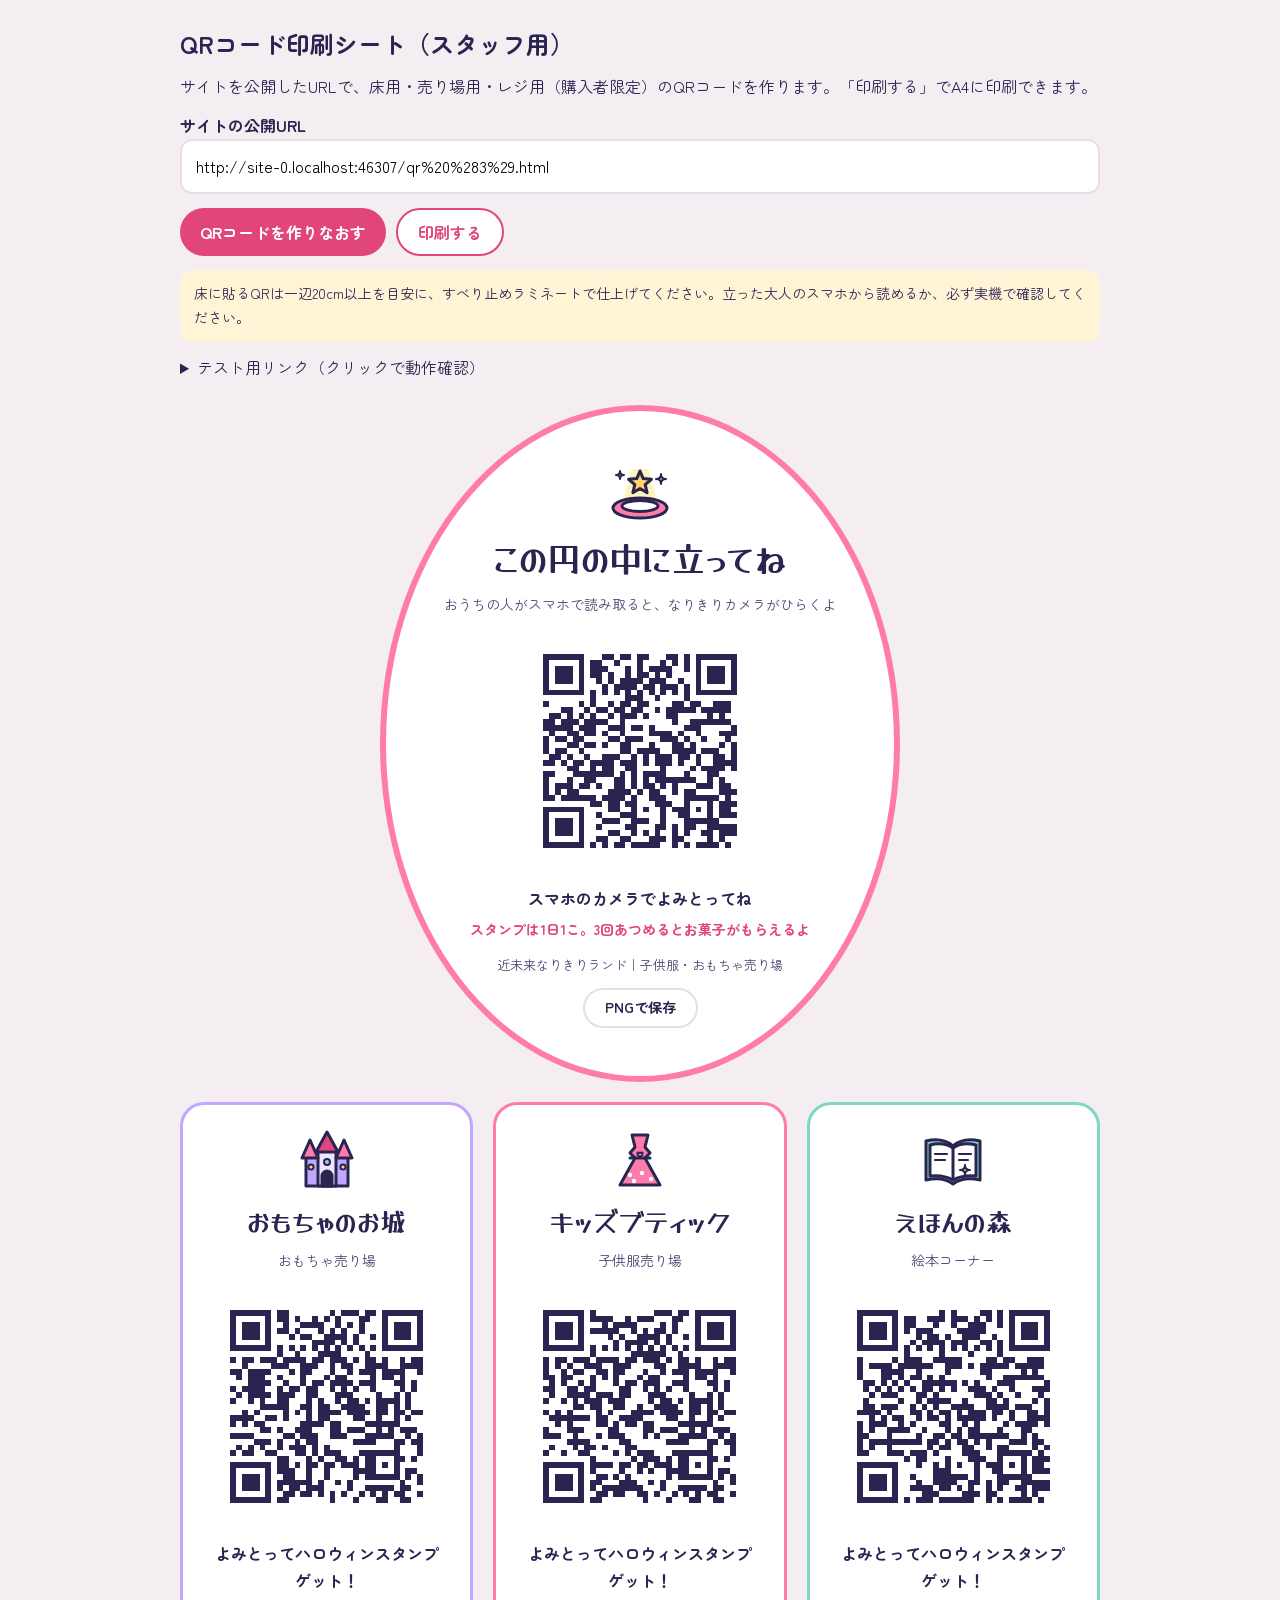
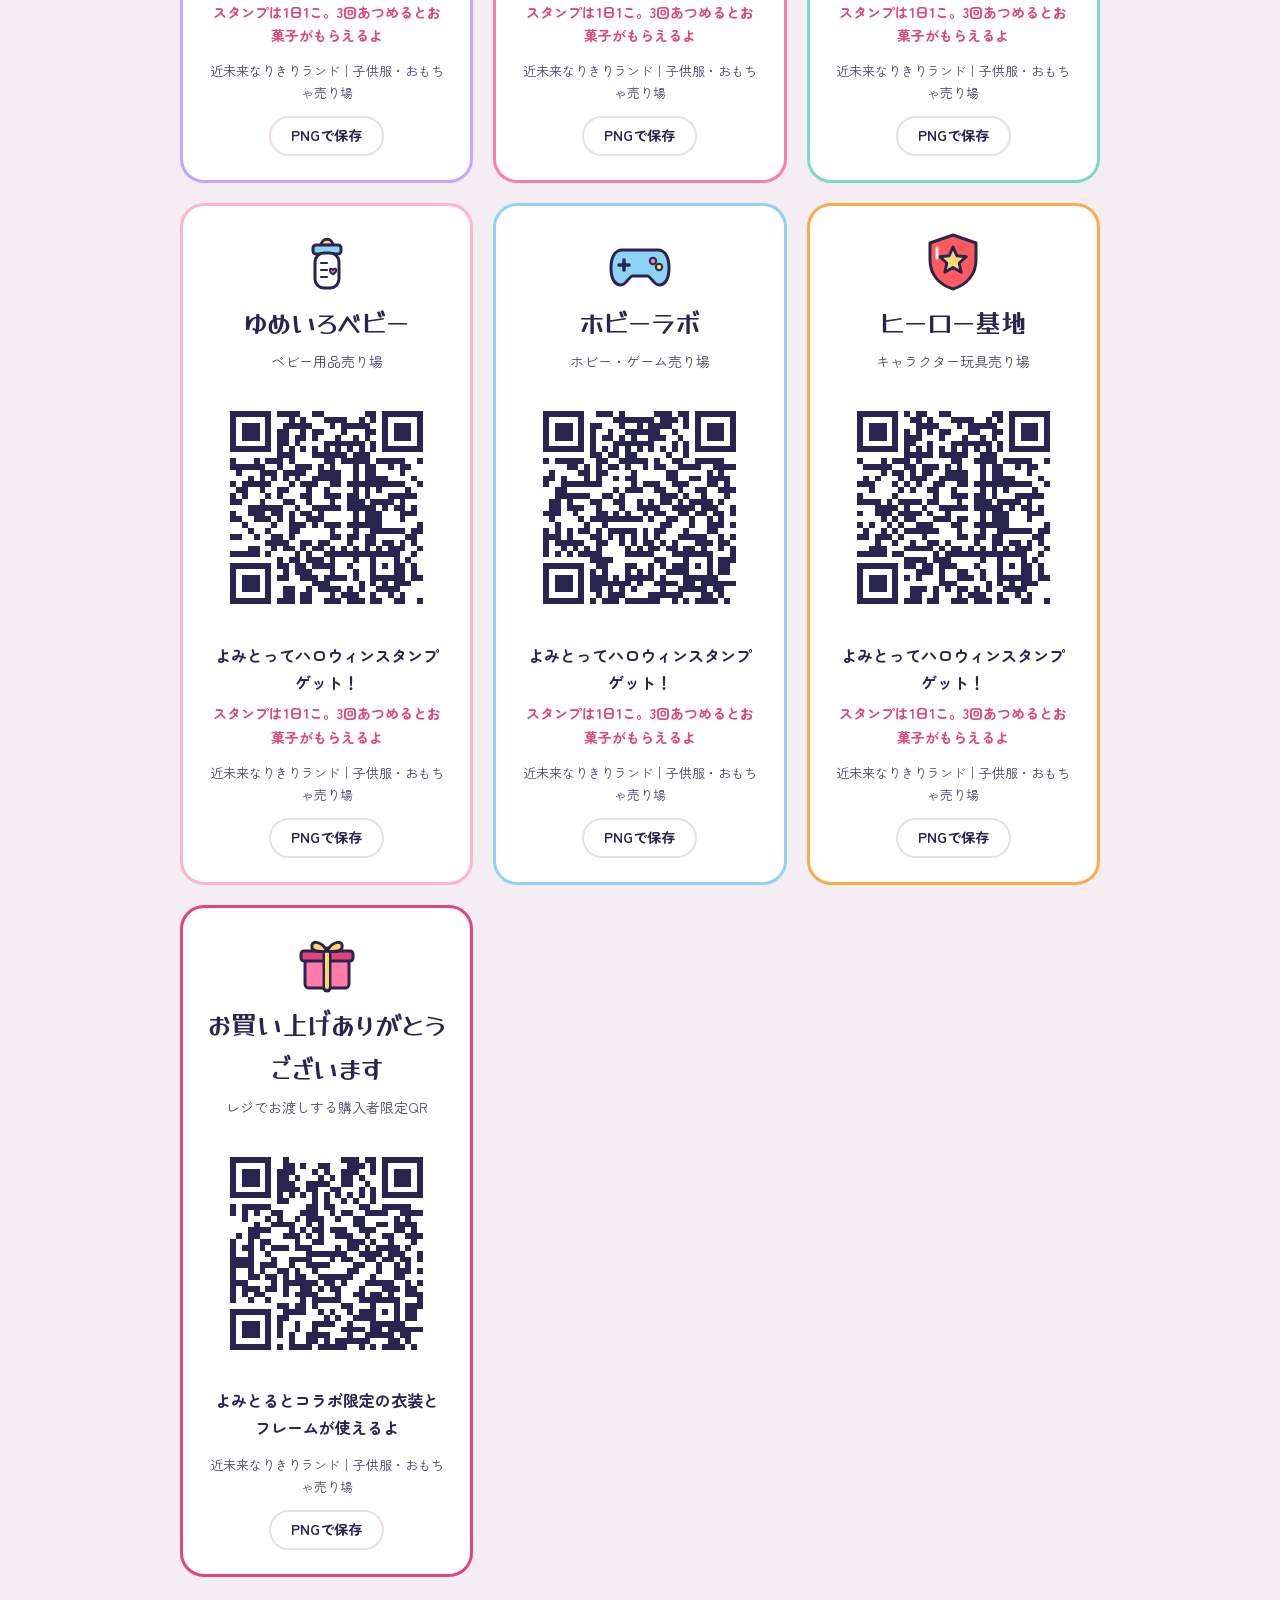
<file: qr (3).html>
<!doctype html>
<html lang="ja">
<head>
  <meta charset="utf-8">
  <meta name="viewport" content="width=device-width, initial-scale=1, viewport-fit=cover">
  <title>QRコード印刷シート｜近未来なりきりランド（スタッフ用）</title>
  <meta name="robots" content="noindex">
  <link rel="icon" href="data:image/svg+xml,%3Csvg%20xmlns%3D%22http%3A//www.w3.org/2000/svg%22%20viewBox%3D%220%200%2064%2064%22%20xmlns%3Ac2pa%3D%22http%3A//c2pa.org/manifest%22%3E%3Cdefs%3E%3ClinearGradient%20id%3D%22g%22%20x1%3D%220%22%20y1%3D%220%22%20x2%3D%221%22%20y2%3D%221%22%3E%3Cstop%20offset%3D%220%22%20stop-color%3D%22%23FF8FB1%22/%3E%3Cstop%20offset%3D%22.5%22%20stop-color%3D%22%23B9A2FF%22/%3E%3Cstop%20offset%3D%221%22%20stop-color%3D%22%237CF6FF%22/%3E%3C/linearGradient%3E%3C/defs%3E%3Ccircle%20cx%3D%2232%22%20cy%3D%2232%22%20r%3D%2228%22%20fill%3D%22%231E1B4B%22%20stroke%3D%22url%28%23g%29%22%20stroke-width%3D%226%22/%3E%3Cpath%20d%3D%22M32%2014%2036.7%2026.5%2050%2027.1%2039.6%2035.4%2043.2%2048.3%2032%2040.9%2020.8%2048.3%2024.4%2035.4%2014%2027.1%2027.3%2026.5Z%22%20fill%3D%22%23fff%22/%3E%3C/svg%3E%0A" type="image/svg+xml">
  <link rel="preconnect" href="https://fonts.googleapis.com">
  <link rel="preconnect" href="https://fonts.gstatic.com" crossorigin>
  <link href="https://fonts.googleapis.com/css2?family=Yusei+Magic&family=Zen+Maru+Gothic:wght@500;700;900&display=swap" rel="stylesheet">
  <style>
    :root { --rose:#E0457B; --night:#2A2550; --line:#E9DDE6; color-scheme: light; }
    * { box-sizing: border-box; }
    body { margin: 0; font-family: "Zen Maru Gothic", system-ui, sans-serif; color: var(--night); background: #F4EEF3; font-size: 16px; line-height: 1.7; }
    .panel { max-width: 960px; margin: 0 auto; padding: 24px 20px; }
    h1 { font-size: 24px; margin: 0 0 8px; }
    .panel p { margin: 0 0 12px; }
    label { display: block; font-weight: 700; margin-top: 12px; }
    input { width: 100%; font: inherit; padding: 12px 14px; border: 2px solid var(--line); border-radius: 12px; }
    input:focus-visible, button:focus-visible { outline: 3px solid #3FD6E0; outline-offset: 2px; }
    .row { display: flex; flex-wrap: wrap; gap: 10px; margin-top: 14px; }
    button { font: inherit; font-weight: 700; min-height: 48px; padding: 0 20px; border-radius: 999px; border: 0; background: var(--rose); color: #fff; cursor: pointer; }
    button.sub { background: #fff; color: var(--rose); border: 2px solid var(--rose); }
    .warn { padding: 12px 14px; border-radius: 12px; background: #FFF4D6; font-size: 14px; }
    .links { font-size: 14px; background: #fff; border-radius: 12px; padding: 12px 16px; overflow-x: auto; }
    .links a { color: var(--rose); word-break: break-all; }
    .sheet { max-width: 960px; margin: 0 auto; padding: 0 20px 40px; display: grid; grid-template-columns: repeat(auto-fill, minmax(280px, 1fr)); gap: 20px; }
    .qcard { background: #fff; border-radius: 24px; padding: 24px; text-align: center; border: 3px solid var(--c, var(--rose)); display: flex; flex-direction: column; align-items: center; gap: 6px; break-inside: avoid; }
    .qcard .ic { width: 64px; height: 64px; display: block; } .qcard .ic svg { width: 100%; height: 100%; }
    .qcard h2 { margin: 0; font-family: "Yusei Magic", "Zen Maru Gothic", sans-serif; font-weight: 400; font-size: 26px; }
    .qcard .place { margin: 0; font-size: 14px; color: #4A4670; }
    .qcard .qr { width: 100%; max-width: 260px; aspect-ratio: 1; margin: 8px 0; }
    .qcard .qr svg { width: 100%; height: 100%; display: block; }
    .qcard .how { margin: 0; font-weight: 700; }
    .qcard .gift { margin: 0; font-size: 14px; color: var(--rose); font-weight: 700; }
    .qcard .ev { margin: 6px 0 0; font-size: 13px; color: #4A4670; }
    .qcard.stage { grid-column: 1 / -1; border-width: 6px; border-radius: 50%; aspect-ratio: 1; width: min(100%, 520px); margin: 0 auto; justify-content: center; padding: 48px; }
    .qcard.stage h2 { font-size: 34px; }
    .qcard.stage .qr { max-width: 240px; }
    .dl { margin-top: 6px; min-height: 40px; font-size: 14px; background: #fff; color: var(--night); border: 2px solid var(--line); }
    @media print {
      @page { size: A4 portrait; margin: 12mm; }
      body { background: #fff; }
      .panel, .dl { display: none !important; }
      .sheet { display: block; padding: 0; max-width: none; }
      .qcard { width: 100%; height: 132mm; margin: 0 0 8mm; justify-content: center; page-break-inside: avoid; }
      .qcard .qr { max-width: 80mm; }
      .qcard.stage { width: 180mm; height: 180mm; margin: 30mm auto; page-break-after: always; }
      .qcard.stage .qr { max-width: 75mm; }
    }
  </style>
</head>
<body>
  <div class="panel">
    <h1>QRコード印刷シート（スタッフ用）</h1>
    <p>サイトを公開したURLで、床用・売り場用・レジ用（購入者限定）のQRコードを作ります。「印刷する」でA4に印刷できます。</p>
    <label for="base">サイトの公開URL</label>
    <input id="base" type="url" inputmode="url" autocomplete="off" spellcheck="false">
    <div class="row">
      <button id="make">QRコードを作りなおす</button>
      <button id="print" class="sub">印刷する</button>
    </div>
    <p class="warn" style="margin-top:14px">床に貼るQRは一辺20cm以上を目安に、すべり止めラミネートで仕上げてください。立った大人のスマホから読めるか、必ず実機で確認してください。</p>
    <details>
      <summary>テスト用リンク（クリックで動作確認）</summary>
      <div class="links" id="links"></div>
    </details>
  </div>
  <div id="sheet" class="sheet"></div>

<script>
/* ==========================================================
   近未来なりきりランド ― オリジナルイラスト集（SVG）
   太めのふち線＋フラットな色で、シール帳のような世界観に統一
   ========================================================== */
(function () {
  'use strict';
  const N = '#2A2550';   // ふち線
  const C = { pink: '#FF7BA9', rose: '#E0457B', red: '#FF5A5F', yellow: '#FFD66B', orange: '#FFA94D', gold: '#FFB938', mint: '#7FD8C6', sky: '#8FD3F4', lilac: '#C3A6FF', green: '#6BCB77', cheek: '#FF9EBB', white: '#FFFFFF' };

  function starD(cx, cy, R, r, n = 5, rot = -90) {
    let d = '';
    for (let i = 0; i < n * 2; i++) {
      const rr = i % 2 ? r : R;
      const a = ((rot + (i * 180) / n) * Math.PI) / 180;
      d += (i ? 'L' : 'M') + (cx + Math.cos(a) * rr).toFixed(1) + ' ' + (cy + Math.sin(a) * rr).toFixed(1);
    }
    return d + 'Z';
  }
  function sparkD(cx, cy, r) {
    return `M${cx} ${cy - r}Q${cx} ${cy} ${cx + r} ${cy}Q${cx} ${cy} ${cx} ${cy + r}Q${cx} ${cy} ${cx - r} ${cy}Q${cx} ${cy} ${cx} ${cy - r}Z`;
  }
  function heartD(x, y, s) {
    return `M${x} ${y + s * 0.45}C${x + s * 1.1} ${y - s * 0.25} ${x + s * 0.55} ${y - s * 1.05} ${x} ${y - s * 0.4}C${x - s * 0.55} ${y - s * 1.05} ${x - s * 1.1} ${y - s * 0.25} ${x} ${y + s * 0.45}Z`;
  }
  const face = (cx, cy, k = 1) => `
    <circle cx="${cx - 6 * k}" cy="${cy}" r="${2.2 * k}" fill="${N}" stroke="none"/>
    <circle cx="${cx + 6 * k}" cy="${cy}" r="${2.2 * k}" fill="${N}" stroke="none"/>
    <path d="M${cx - 3.5 * k} ${cy + 5 * k}q${3.5 * k} ${3.5 * k} ${7 * k} 0" fill="none" stroke-width="${2.4 * k}"/>
    <ellipse cx="${cx - 11 * k}" cy="${cy + 5 * k}" rx="${3 * k}" ry="${2 * k}" fill="${C.cheek}" stroke="none"/>
    <ellipse cx="${cx + 11 * k}" cy="${cy + 5 * k}" rx="${3 * k}" ry="${2 * k}" fill="${C.cheek}" stroke="none"/>`;
  const shine = (d) => `<path d="${d}" fill="none" stroke="#fff" stroke-width="3" opacity=".9"/>`;
  const svg = (body, vb = '0 0 64 64', defs = '') =>
    `<svg xmlns="http://www.w3.org/2000/svg" viewBox="${vb}">${defs ? '<defs>' + defs + '</defs>' : ''}<g stroke="${N}" stroke-width="3" stroke-linejoin="round" stroke-linecap="round">${body}</g></svg>`;

  /* ---------------- アイコン（64×64） ---------------- */
  const I = {};
  I.crown = svg(`
    <path d="M9 46 7 20l14 11 11-17 11 17 14-11-2 26Z" fill="${C.yellow}"/>
    <rect x="8" y="44" width="48" height="10" rx="4" fill="${C.gold}"/>
    <circle cx="7" cy="19" r="4" fill="${C.pink}"/><circle cx="32" cy="12" r="4" fill="${C.mint}"/><circle cx="57" cy="19" r="4" fill="${C.pink}"/>
    <circle cx="20" cy="49" r="2.6" fill="${C.pink}" stroke-width="2"/><circle cx="32" cy="49" r="2.6" fill="${C.sky}" stroke-width="2"/><circle cx="44" cy="49" r="2.6" fill="${C.pink}" stroke-width="2"/>
    ${shine('M15 27l2 12')}`);
  I['crown-gold'] = svg(`
    <path d="${sparkD(10, 12, 7)}" fill="${C.yellow}" stroke-width="2"/><path d="${sparkD(55, 9, 5)}" fill="#fff" stroke-width="2"/>
    <path d="M10 50 8 26l13 10 11-16 11 16 13-10-2 24Z" fill="${C.gold}"/>
    <rect x="9" y="48" width="46" height="9" rx="4" fill="${C.yellow}"/>
    <path d="${heartD(32, 39, 6)}" fill="${C.rose}" stroke-width="2"/>
    ${shine('M16 32l2 12')}`);
  I.star = svg(`<path d="${starD(32, 35, 28, 13)}" fill="${C.yellow}"/>${face(32, 36, 0.9)}`);
  I.rocket = svg(`
    <path d="M22 35 10 48l13-2Z" fill="${C.pink}"/><path d="M42 35l12 13-13-2Z" fill="${C.pink}"/>
    <path d="M27 45q5 17 10 0Z" fill="${C.orange}"/>
    <path d="M32 4c11 8 14 23 10 41H22C18 27 21 12 32 4Z" fill="#fff"/>
    <path d="M25 13q7-4 14 0" fill="none"/>
    <circle cx="32" cy="26" r="6.5" fill="${C.sky}"/>${shine('M29 23q1-2 3-2.5')}`);
  I.rose = svg(`
    <path d="M32 38v20" fill="none"/>
    <path d="M32 52c-10-1-15-7-16-13 9 0 14 5 16 13Z" fill="${C.green}"/>
    <path d="M32 46c6-1 11-5 12-10-7 0-11 4-12 10Z" fill="${C.green}"/>
    <path d="M16 22c0-10 7-15 16-15s16 5 16 15c0 10-7 17-16 17S16 32 16 22Z" fill="${C.rose}"/>
    <path d="M25 19c2-6 11-6 13 0-1 5-8 6-10 2" fill="none" stroke-width="2.6"/>
    <path d="M20 25c5 7 19 7 24-2" fill="none" stroke-width="2.6"/>${shine('M21 15q2-3 5-4')}`);
  I.tiara = svg(`
    <path d="M24 32 32 22l8 10" fill="none"/>
    <path d="M7 46c6-11 15-16 25-16s19 5 25 16c-8-4-16-6-25-6S15 42 7 46Z" fill="#EEF0FF"/>
    <path d="M32 6l8 12-8 10-8-10Z" fill="${C.lilac}"/>
    <circle cx="17" cy="37" r="3.4" fill="${C.sky}"/><circle cx="47" cy="37" r="3.4" fill="${C.sky}"/>
    ${shine('M29 13l3-4')}`);
  I.wand = svg(`<path d="M12 54 36 30" stroke-width="7"/><path d="M12 54 36 30" stroke="${C.pink}" stroke-width="3"/><path d="${starD(42, 22, 17, 8)}" fill="${C.yellow}"/><path d="${sparkD(56, 46, 5)}" fill="#fff" stroke-width="2"/><path d="${sparkD(20, 12, 4)}" fill="#fff" stroke-width="2"/>`);
  I.apple = svg(`
    <path d="M32 18c-6-5-21-4-22 10-1 14 9 27 22 25 13 2 23-11 22-25-1-14-16-15-22-10Z" fill="${C.red}"/>
    <path d="M32 18c0-5 2-9 5-11" fill="none"/>
    <path d="M36 12c6-6 14-4 15 0-5 5-12 5-15 0Z" fill="${C.green}"/>
    ${face(32, 34)}${shine('M16 28q1-5 5-7')}`);
  I.slipper = svg(`
    <path d="M8 46C8 38 16 36 24 36c8 0 14-6 20-14l10-2c3 6 3 12 0 16l-2 20h-5l-1-14c-10 2-20 8-30 9-5 0-8-2-8-5Z" fill="#D6EEFF"/>
    <path d="M24 36c8 0 14-5 18-10" fill="none" stroke="#fff" stroke-width="2.6"/>
    <path d="${sparkD(16, 18, 7)}" fill="#fff" stroke-width="2"/><path d="${sparkD(30, 10, 4)}" fill="${C.yellow}" stroke-width="2"/><path d="${heartD(26, 44, 3.5)}" fill="${C.pink}" stroke="none"/>`);
  I.shield = svg(`
    <path d="M32 5 55 13v17c0 15-10 25-23 29C19 55 9 45 9 30V13Z" fill="${C.red}"/>
    <path d="${starD(32, 31, 14, 6.5)}" fill="${C.yellow}"/>${shine('M16 18v10')}`);
  I.helmet = svg(`
    <path d="M46 12l6-8" fill="none"/><circle cx="53" cy="4.5" r="3.5" fill="${C.yellow}"/>
    <rect x="16" y="50" width="32" height="10" rx="4" fill="${C.pink}"/>
    <circle cx="32" cy="30" r="22" fill="#fff"/>
    <rect x="15" y="19" width="34" height="22" rx="11" fill="${N}"/>
    <path d="M21 26q3-4 8-4" fill="none" stroke="#fff"/><circle cx="41" cy="33" r="2" fill="${C.sky}" stroke="none"/>`);
  I.angel = svg(`
    <ellipse cx="32" cy="11" rx="15" ry="5.5" fill="none" stroke-width="8"/><ellipse cx="32" cy="11" rx="15" ry="5.5" fill="none" stroke="${C.yellow}" stroke-width="3.5"/>
    <path d="M29 40c-6-11-19-14-25-7 2 9 11 15 23 13Z" fill="#fff"/><path d="M35 40c6-11 19-14 25-7-2 9-11 15-23 13Z" fill="#fff"/>
    <path d="M12 36q6-1 11 3M52 36q-6-1-11 3" fill="none" stroke-width="2"/>
    <path d="${heartD(32, 44, 9)}" fill="${C.pink}"/>`);
  I.cyber = svg(`
    <path d="M5 24h54v9c0 7-5 11-11 11h-8c-4 0-6-4-8-6-2 2-4 6-8 6h-8C10 44 5 40 5 33Z" fill="url(#gcy)"/>
    <path d="M11 30l8-4M14 35l12-6M40 30l8-4" fill="none" stroke="#fff" stroke-width="2.6"/>
    <path d="${sparkD(55, 12, 6)}" fill="#fff" stroke-width="2"/>`, '0 0 64 64',
    `<linearGradient id="gcy" x1="0" x2="1"><stop offset="0" stop-color="#FF7BD5"/><stop offset=".5" stop-color="#B78CFF"/><stop offset="1" stop-color="#5EE7F2"/></linearGradient>`);
  I.museum = svg(`
    <rect x="7" y="9" width="50" height="46" rx="5" fill="${C.gold}"/>
    <rect x="15" y="17" width="34" height="30" rx="2" fill="${C.sky}"/>
    <path d="M15 40c8-8 14-8 20-2 4-4 9-5 14-1v10H15Z" fill="${C.green}" stroke-width="2.4"/>
    <circle cx="40" cy="26" r="4" fill="${C.yellow}" stroke-width="2.4"/>
    <circle cx="10" cy="12" r="1.6" fill="#fff" stroke="none"/><circle cx="54" cy="52" r="1.6" fill="#fff" stroke="none"/>`);
  I.teacup = svg(`
    <g transform="rotate(14 46 20)"><rect x="35" y="5" width="22" height="30" rx="4" fill="#fff"/><path d="${heartD(46, 21, 5.5)}" fill="${C.red}" stroke="none"/></g>
    <ellipse cx="29" cy="55" rx="23" ry="5" fill="${C.sky}"/>
    <path d="M46 33c9 0 9 11 0 11" fill="none" stroke-width="4"/>
    <path d="M11 29h36v6c0 10-8 18-18 18S11 45 11 35Z" fill="${C.yellow}"/>
    <path d="M17 36h24" fill="none" stroke="${C.lilac}" stroke-width="3"/>
    <path d="M21 22q-3-4 0-8M30 21q-3-4 0-8" fill="none" stroke-width="2.4"/>`);
  I.leaf = svg(`
    <path d="M9 55C9 28 28 9 55 9c0 27-19 46-46 46Z" fill="${C.green}"/>
    <path d="M13 51 41 23M27 37l-1-10M34 30l9 1" fill="none" stroke-width="2.6"/>
    <path d="${sparkD(50, 47, 7)}" fill="${C.yellow}" stroke-width="2"/><path d="${sparkD(41, 56, 3.5)}" fill="#fff" stroke-width="1.8"/>`);
  I.ribbon = svg(`
    <path d="M29 33 21 55l7-3 4 6 1-23Z" fill="${C.pink}"/><path d="M35 33l8 22-7-3-4 6-1-23Z" fill="${C.pink}"/>
    <path d="M32 31C24 15 7 13 7 24s11 17 25 7Z" fill="${C.pink}"/><path d="M32 31c8-16 25-18 25-7s-11 17-25 7Z" fill="${C.pink}"/>
    <path d="M13 22q3-3 8-2M51 22q-3-3-8-2" fill="none" stroke="#fff" stroke-width="2.6"/>
    <circle cx="32" cy="31" r="6.5" fill="${C.rose}"/>`);
  I.hologram = svg(`
    <path d="${sparkD(30, 32, 25)}" fill="url(#gho)"/>
    <path d="${sparkD(53, 13, 7)}" fill="${C.yellow}" stroke-width="2"/><path d="${sparkD(52, 52, 5)}" fill="#fff" stroke-width="2"/>
    ${shine('M25 22q3-3 5-9')}`, '0 0 64 64',
    `<linearGradient id="gho" x1="0" y1="0" x2="1" y2="1"><stop offset="0" stop-color="#FF9BD0"/><stop offset=".5" stop-color="#C3A6FF"/><stop offset="1" stop-color="#7CF0F5"/></linearGradient>`);
  I.flame = svg(`
    <path d="M32 59c-13 0-19-8-19-18 0-11 9-15 9-25 6 4 8 10 8 14 2-6 6-10 6-19 11 8 15 19 15 30 0 10-6 18-19 18Z" fill="${C.orange}"/>
    <path d="M32 56c-7 0-10-4-10-9 0-6 5-9 6-13 3 3 4 6 4 9 2-2 4-5 4-9 4 4 6 8 6 12 0 6-3 10-10 10Z" fill="${C.yellow}" stroke-width="2.4"/>
    <circle cx="28" cy="46" r="1.8" fill="${N}" stroke="none"/><circle cx="36" cy="46" r="1.8" fill="${N}" stroke="none"/>
    <path d="M30 50q2 2 4 0" fill="none" stroke-width="2"/>`);
  I.cat = svg(`
    <path d="M11 52c-4-10-3-21 2-27L11 7l15 11c4-1 8-1 12 0L53 7l-2 18c5 6 6 17 2 27-9 7-33 7-42 0Z" fill="#fff"/>
    <path d="M15 13l1 9 6-4ZM49 13l-1 9-6-4Z" fill="${C.pink}" stroke="none"/>
    <path d="M21 36q4-4 8 0M35 36q4-4 8 0" fill="none"/>
    <path d="M30 42h4l-2 2.5Z" fill="${C.pink}" stroke-width="2"/>
    <path d="M6 40l12 2M6 47l12-2M58 40l-12 2M58 47l-12-2" fill="none" stroke-width="2.2"/>
    <ellipse cx="19" cy="44" rx="3" ry="2" fill="${C.cheek}" stroke="none"/><ellipse cx="45" cy="44" rx="3" ry="2" fill="${C.cheek}" stroke="none"/>`);
  I.bunny = svg(`
    <path d="M22 34C14 22 13 5 20 4s11 16 9 30Z" fill="#fff"/><path d="M42 34c8-12 9-29 2-30s-11 16-9 30Z" fill="#fff"/>
    <path d="M22 28c-4-8-4-17-1-18 3 1 5 10 5 18Z M42 28c4-8 4-17 1-18-3 1-5 10-5 18Z" fill="${C.pink}" stroke="none"/>
    <ellipse cx="32" cy="44" rx="20" ry="16" fill="#fff"/>${face(32, 44, 0.85)}`);
  I.heart = svg(`<path d="${heartD(32, 34, 26)}" fill="${C.pink}"/>${shine('M16 22q2-5 7-6')}`);
  I.sparkle = svg(`<path d="${sparkD(28, 34, 22)}" fill="${C.yellow}"/><path d="${sparkD(52, 14, 8)}" fill="#fff" stroke-width="2"/><path d="${sparkD(51, 50, 5)}" fill="${C.pink}" stroke-width="2"/>`);
  /* ハロウィン */
  I.pumpkin = svg(`
    <path d="M32 16c0-5 2-9 6-11" fill="none" stroke-width="3.5"/>
    <path d="M36 11c4-4 10-3 12 0-4 3-9 4-12 0Z" fill="${C.green}"/>
    <path d="M32 16c-6-3-14-3-19 2-7 7-7 25 1 32 6 5 13 4 18 1 5 3 12 4 18-1 8-7 8-25 1-32-5-5-13-5-19-2Z" fill="${C.orange}"/>
    <path d="M24 18c-5 8-5 24 0 32M40 18c5 8 5 24 0 32" fill="none" stroke-width="2.4"/>
    <path d="M20 33l4-6 4 6Z M36 33l4-6 4 6Z" fill="${N}" stroke-width="2"/>
    <path d="M22 40q10 8 20 0" fill="none"/>
    <ellipse cx="17" cy="40" rx="3" ry="2" fill="${C.cheek}" stroke="none"/><ellipse cx="47" cy="40" rx="3" ry="2" fill="${C.cheek}" stroke="none"/>`);
  I.ghost = svg(`
    <path d="M14 55V28C14 16 22 8 32 8s18 8 18 20v27l-6-5-6 5-6-5-6 5-6-5Z" fill="#fff"/>
    <ellipse cx="26" cy="28" rx="2.6" ry="3.6" fill="${N}" stroke="none"/><ellipse cx="38" cy="28" rx="2.6" ry="3.6" fill="${N}" stroke="none"/>
    <ellipse cx="32" cy="37" rx="3" ry="3.6" fill="${C.pink}" stroke-width="2"/>
    <ellipse cx="20" cy="34" rx="3" ry="2" fill="${C.cheek}" stroke="none"/><ellipse cx="44" cy="34" rx="3" ry="2" fill="${C.cheek}" stroke="none"/>
    ${shine('M20 18q3-5 8-6')}`);
  I.bat = svg(`
    <path d="M26 31C20 21 10 19 3 23c5 2 6 7 5 10 4-2 9-1 11 3 2-3 5-4 8-3Z" fill="${C.lilac}"/>
    <path d="M38 31c6-10 16-12 23-8-5 2-6 7-5 10-4-2-9-1-11 3-2-3-5-4-8-3Z" fill="${C.lilac}"/>
    <path d="M24 25l1-10 5 6Z M40 25l-1-10-5 6Z" fill="#8E6FD6"/>
    <ellipse cx="32" cy="33" rx="10" ry="12" fill="#8E6FD6"/>
    <circle cx="28" cy="31" r="2.8" fill="#fff" stroke-width="1.6"/><circle cx="36" cy="31" r="2.8" fill="#fff" stroke-width="1.6"/>
    <circle cx="28.5" cy="31.5" r="1.2" fill="${N}" stroke="none"/><circle cx="36.5" cy="31.5" r="1.2" fill="${N}" stroke="none"/>
    <path d="M29 38q3 3 6 0" fill="none" stroke-width="2"/><path d="M30 38.5l1 2.5 1-2.2Z" fill="#fff" stroke="none"/>`);
  I.witch = svg(`
    <path d="M18 46c2-12 6-26 14-36 4-4 11-4 14 1-6 0-9 3-10 9l4 26Z" fill="#8E6FD6"/>
    <path d="M18 40c8 2 16 2 23 0l1 6c-8 2-17 2-25 0Z" fill="${C.orange}"/>
    <path d="M5 48c9 5 45 5 54 0-5-5-49-5-54 0Z" fill="${C.lilac}"/>
    <path d="${starD(30, 43, 5.5, 2.6)}" fill="${C.yellow}" stroke-width="2"/>
    <path d="${sparkD(52, 14, 5)}" fill="${C.yellow}" stroke-width="2"/>`);
  I.candy = svg(`
    <path d="M17 32 5 21v22Z" fill="${C.pink}"/><path d="M47 32l12-11v22Z" fill="${C.pink}"/>
    <circle cx="32" cy="32" r="16" fill="${C.yellow}"/>
    <path d="M22 21c8 4 8 18 0 22M32 16c6 6 6 26 0 32M42 21c-8 4-8 18 0 22" fill="none" stroke="${C.orange}" stroke-width="3"/>
    <circle cx="32" cy="32" r="16" fill="none"/>${shine('M22 25q2-4 6-5')}`);
  I.moon = svg(`
    <path d="M38 6a26 26 0 1 0 20 40A22 22 0 1 1 38 6Z" fill="${C.yellow}"/>
    <path d="M22 32q3 3 6 0M33 36q3 3 6 0" fill="none" stroke-width="2.4"/>
    <ellipse cx="22" cy="40" rx="3" ry="2" fill="${C.cheek}" stroke="none"/>
    <path d="${sparkD(52, 12, 5)}" fill="#fff" stroke-width="2"/>`);
  I.blackcat = svg(`
    <path d="M11 52c-4-10-3-21 2-27L11 7l15 11c4-1 8-1 12 0L53 7l-2 18c5 6 6 17 2 27-9 7-33 7-42 0Z" fill="#4A4280"/>
    <path d="M15 13l1 9 6-4ZM49 13l-1 9-6-4Z" fill="${C.pink}" stroke="none"/>
    <ellipse cx="24" cy="35" rx="4" ry="5" fill="${C.yellow}" stroke-width="2"/><ellipse cx="40" cy="35" rx="4" ry="5" fill="${C.yellow}" stroke-width="2"/>
    <path d="M24 32v6M40 32v6" fill="none" stroke-width="2"/>
    <path d="M30 43h4l-2 2.5Z" fill="${C.pink}" stroke-width="2"/>
    <path d="M6 41l12 2M6 48l12-2M58 41l-12 2M58 48l-12-2" fill="none" stroke-width="2.2"/>`);
  I.gift = svg(`
    <rect x="10" y="27" width="44" height="29" rx="4" fill="${C.pink}"/>
    <rect x="6" y="19" width="52" height="10" rx="3" fill="${C.rose}"/>
    <path d="M32 19v37" stroke-width="9"/><path d="M32 20v35" stroke="${C.yellow}" stroke-width="4"/>
    <path d="M32 19c-6-11-17-11-15-3 2 4 9 4 15 3Z M32 19c6-11 17-11 15-3-2 4-9 4-15 3Z" fill="${C.yellow}"/>`);
  I.collab = svg(`
    <path d="${heartD(22, 34, 15)}" fill="${C.pink}"/><path d="${starD(44, 30, 16, 7.5)}" fill="${C.yellow}"/>
    <path d="${sparkD(14, 12, 5)}" fill="#fff" stroke-width="2"/><path d="${sparkD(52, 54, 5)}" fill="${C.mint}" stroke-width="2"/>`);
  /* スポット */
  I.stage = svg(`
    <path d="M14 46 24 10h16l10 36Z" fill="#FFF3B0" stroke="none" opacity=".9"/>
    <ellipse cx="32" cy="49" rx="27" ry="10" fill="${C.pink}"/><ellipse cx="32" cy="47" rx="18" ry="5.5" fill="#fff"/>
    <path d="${starD(32, 24, 12, 5.5)}" fill="${C.yellow}"/>
    <path d="${sparkD(12, 16, 4)}" fill="#fff" stroke-width="2"/><path d="${sparkD(53, 20, 5)}" fill="${C.mint}" stroke-width="2"/>`);
  I.castle = svg(`
    <rect x="11" y="28" width="42" height="29" fill="${C.lilac}"/>
    <rect x="23" y="22" width="18" height="35" fill="#EEE6FF"/>
    <path d="M7 29 15 11l8 18Z M41 29l8-18 8 18Z" fill="${C.pink}"/><path d="M21 23 32 3l11 20Z" fill="${C.rose}"/>
    <path d="M27 57V47a5 5 0 0 1 10 0v10Z" fill="${N}"/>
    <circle cx="16" cy="38" r="2.6" fill="${C.yellow}" stroke-width="2"/><circle cx="48" cy="38" r="2.6" fill="${C.yellow}" stroke-width="2"/><circle cx="32" cy="33" r="3" fill="${C.sky}" stroke-width="2"/>`);
  I.dress = svg(`
    <path d="M24 6h16l-3 12 5 6-5 5 15 27H12l15-27-5-5 5-6Z" fill="${C.pink}"/>
    <path d="M22 29h20" fill="none"/><path d="${heartD(32, 26, 4)}" fill="#fff" stroke-width="2"/>
    <circle cx="22" cy="46" r="2.2" fill="#fff" stroke="none"/><circle cx="34" cy="44" r="2.2" fill="#fff" stroke="none"/><circle cx="43" cy="50" r="2.2" fill="#fff" stroke="none"/><circle cx="26" cy="52" r="2.2" fill="#fff" stroke="none"/>`);
  I.book = svg(`
    <path d="M32 17C24 10 14 10 5 12v39c9-2 19-2 27 4 8-6 18-6 27-4V12c-9-2-19-2-27 5Z" fill="${C.mint}"/>
    <path d="M32 19c-7-5-15-5-23-3v31c8-1 16 0 23 4 7-4 15-5 23-4V16c-8-2-16-2-23 3Z" fill="#fff"/>
    <path d="M32 19v32" fill="none"/>
    <path d="M14 25h12M14 31h10M38 25h12M38 31h9" fill="none" stroke-width="2.2"/>
    <path d="${sparkD(44, 41, 5)}" fill="${C.yellow}" stroke-width="2"/>`);
  I.bottle = svg(`
    <path d="M26 16c0-9 12-9 12 0Z" fill="${C.yellow}"/>
    <rect x="18" y="15" width="28" height="9" rx="3" fill="${C.sky}"/>
    <rect x="20" y="23" width="24" height="35" rx="9" fill="#fff"/>
    <path d="M26 33h6M26 40h6M26 47h6" fill="none" stroke-width="2.2"/>
    <path d="${heartD(38, 42, 5)}" fill="${C.pink}" stroke-width="2"/>`);
  I.controller = svg(`
    <path d="M14 20h36c7 0 11 7 11 18s-4 17-10 17c-5 0-7-7-11-9H24c-4 2-6 9-11 9-6 0-10-6-10-17s4-18 11-18Z" fill="${C.sky}"/>
    <path d="M16 30v10M11 35h10" fill="none" stroke-width="3.5"/>
    <circle cx="45" cy="31" r="3.2" fill="${C.pink}" stroke-width="2"/><circle cx="51" cy="37" r="3.2" fill="${C.yellow}" stroke-width="2"/>`);

  /* ---------------- 写真デコ用スタンプ ---------------- */
  const S = [];
  const add = (id, name, body, vb = '0 0 64 64', w = 0.3, defs = '') => S.push({ id, name, svg: svg(body, vb, defs), w });
  add('neko', 'ねこみみ', `
    <path d="M14 66C16 44 20 24 30 8c12 10 24 24 32 42" fill="none" stroke-width="5"/>
    <path d="M28 24c-2 10-3 20-2 30 9-4 16-8 23-10Z" fill="${C.pink}" stroke="none"/>
    <path d="M146 66c-2-22-6-42-16-58-12 10-24 24-32 42" fill="none" stroke-width="5"/>
    <path d="M132 24c2 10 3 20 2 30-9-4-16-8-23-10Z" fill="${C.pink}" stroke="none"/>`, '0 0 160 72', 0.5);
  add('usagi', 'うさみみ', `
    <path d="M44 96C26 70 22 18 38 8s26 40 22 88Z" fill="#FFE3EE"/><path d="M42 80c-8-18-10-48-2-56 8 6 10 38 8 56Z" fill="${C.pink}" stroke="none"/>
    <path d="M96 96c18-26 22-78 6-88S76 48 80 96Z" fill="#FFE3EE"/><path d="M98 80c8-18 10-48 2-56-8 6-10 38-8 56Z" fill="${C.pink}" stroke="none"/>
    <path d="M70 84C62 70 46 70 46 80s14 14 24 4Z" fill="${C.rose}"/><path d="M70 84c8-14 24-14 24-4s-14 14-24 4Z" fill="${C.rose}"/><circle cx="70" cy="84" r="6" fill="${C.pink}"/>`, '0 0 140 100', 0.45);
  add('crown', 'おうかん', I.crown.replace(/^<svg[^>]*><g[^>]*>|<\/g><\/svg>$/g, ''), '0 0 64 64', 0.32);
  add('tiara', 'ティアラ', I.tiara.replace(/^<svg[^>]*><g[^>]*>|<\/g><\/svg>$/g, ''), '0 0 64 64', 0.32);
  add('ribbon', 'リボン', I.ribbon.replace(/^<svg[^>]*><g[^>]*>|<\/g><\/svg>$/g, ''), '0 0 64 64', 0.28);
  add('halo', '天使のわっか', `
    <ellipse cx="60" cy="22" rx="52" ry="14" fill="none" stroke="#FFF4C2" stroke-width="16" opacity=".55"/>
    <ellipse cx="60" cy="22" rx="52" ry="14" fill="none" stroke-width="10"/><ellipse cx="60" cy="22" rx="52" ry="14" fill="none" stroke="${C.yellow}" stroke-width="5"/>`, '0 0 120 44', 0.38);
  add('wings', 'てんしのはね', `
    <path d="M96 60C80 30 50 10 10 18c4 18 18 26 30 28-10 4-16 12-14 22 18 4 40 0 70-8Z" fill="#fff"/>
    <path d="M24 30q20 0 40 14M34 54q22-2 46-2" fill="none" stroke-width="2.4"/>
    <path d="M104 60c16-30 46-50 86-42-4 18-18 26-30 28 10 4 16 12 14 22-18 4-40 0-70-8Z" fill="#fff"/>
    <path d="M176 30q-20 0-40 14M166 54q-22-2-46-2" fill="none" stroke-width="2.4"/>`, '0 0 200 84', 0.7);
  add('flower', 'お花のかんむり', [0, 1, 2, 3, 4, 5].map((i) => {
    const x = 16 + i * 25.6, y = 26 + Math.abs(2.5 - i) * 5;
    const col = [C.pink, '#fff', C.yellow, C.lilac, '#fff', C.pink][i];
    return `<path d="M${x - 14} ${y + 6}q8 8 16 2" fill="${C.green}"/>` + [0, 72, 144, 216, 288].map((a) => `<circle cx="${(x + Math.cos(a * Math.PI / 180) * 7).toFixed(1)}" cy="${(y + Math.sin(a * Math.PI / 180) * 7).toFixed(1)}" r="6.5" fill="${col}" stroke-width="2.4"/>`).join('') + `<circle cx="${x}" cy="${y}" r="4" fill="${C.gold}" stroke-width="2"/>`;
  }).join(''), '0 0 160 56', 0.5);
  add('heart-glasses', 'ハートめがね', `
    <path d="M58 30h24" fill="none" stroke-width="5"/>
    <path d="${heartD(32, 34, 26)}" fill="${C.pink}" fill-opacity=".85"/><path d="${heartD(108, 34, 26)}" fill="${C.pink}" fill-opacity=".85"/>
    ${shine('M18 22q3-5 9-6')}${shine('M94 22q3-5 9-6')}`, '0 0 140 60', 0.45);
  add('whisker', 'ひげ＆はな', `
    <path d="M72 18h16l-8 9Z" fill="${C.pink}"/>
    <path d="M4 10l50 12M2 28l52-2M8 46l46-14M156 10l-50 12M158 28l-52-2M152 46l-46-14" fill="none" stroke-width="3.5"/>`, '0 0 160 56', 0.42);
  add('cheek', 'ほっぺ', `
    <ellipse cx="22" cy="20" rx="18" ry="11" fill="${C.cheek}" stroke="none" opacity=".85"/><ellipse cx="118" cy="20" rx="18" ry="11" fill="${C.cheek}" stroke="none" opacity=".85"/>
    <path d="M12 16l4 8M20 14l4 8M28 16l4 8M108 16l4 8M116 14l4 8M124 16l4 8" fill="none" stroke="#fff" stroke-width="2.6"/>`, '0 0 140 40', 0.4);
  add('star', 'にこにこ星', I.star.replace(/^<svg[^>]*><g[^>]*>|<\/g><\/svg>$/g, ''), '0 0 64 64', 0.2);
  add('heart', 'ハート', I.heart.replace(/^<svg[^>]*><g[^>]*>|<\/g><\/svg>$/g, ''), '0 0 64 64', 0.18);
  add('sparkle', 'キラキラ', I.sparkle.replace(/^<svg[^>]*><g[^>]*>|<\/g><\/svg>$/g, ''), '0 0 64 64', 0.2);
  add('rose', 'バラ', I.rose.replace(/^<svg[^>]*><g[^>]*>|<\/g><\/svg>$/g, ''), '0 0 64 64', 0.2);
  add('wand', 'まほうのステッキ', I.wand.replace(/^<svg[^>]*><g[^>]*>|<\/g><\/svg>$/g, ''), '0 0 64 64', 0.25);
  add('apple', 'りんご', I.apple.replace(/^<svg[^>]*><g[^>]*>|<\/g><\/svg>$/g, ''), '0 0 64 64', 0.18);
  add('rocket', 'ロケット', I.rocket.replace(/^<svg[^>]*><g[^>]*>|<\/g><\/svg>$/g, ''), '0 0 64 64', 0.22);
  add('bubble', 'ふきだし', `
    <path d="M20 6h120c8 0 14 6 14 14v24c0 8-6 14-14 14H64l-16 14 2-14H20c-8 0-14-6-14-14V20c0-8 6-14 14-14Z" fill="#fff"/>
    <text x="80" y="40" text-anchor="middle" font-family="'Hiragino Maru Gothic ProN','Zen Maru Gothic',sans-serif" font-weight="900" textLength="124" lengthAdjust="spacingAndGlyphs" font-size="22" fill="${N}" stroke="none">なりきり中！</text>`, '0 0 160 76', 0.45);
  add('daisuki', 'だいすき', `
    <text x="62" y="40" text-anchor="middle" font-family="'Hiragino Maru Gothic ProN','Zen Maru Gothic',sans-serif" font-weight="900" textLength="112" lengthAdjust="spacingAndGlyphs" font-size="34" fill="${C.pink}" stroke="#fff" stroke-width="8" paint-order="stroke">だいすき</text>
    <path d="${heartD(130, 20, 8)}" fill="${C.rose}" stroke-width="2"/>`, '0 0 146 54', 0.45);
  add('shuyaku', '主役はわたし', `
    <rect x="4" y="6" width="152" height="40" rx="20" fill="${C.yellow}"/>
    <text x="80" y="34" text-anchor="middle" font-family="'Hiragino Maru Gothic ProN','Zen Maru Gothic',sans-serif" font-weight="900" textLength="136" lengthAdjust="spacingAndGlyphs" font-size="20" fill="${N}" stroke="none">今日の主役はわたし</text>`, '0 0 160 52', 0.5);
  add('cloud', 'くも', `
    <path d="M30 64c-14 0-24-8-24-20 0-10 8-18 20-18 2-12 14-20 28-20 12 0 22 6 26 16 4-2 8-3 12-3 14 0 24 10 24 24 0 12-10 21-24 21Z" fill="#fff"/>
    ${face(66, 42)}`, '0 0 124 70', 0.35);
  add('rainbow', 'にじ', `
    <path d="M6 66a54 54 0 0 1 108 0" fill="none" stroke-width="22"/>
    <path d="M6 66a54 54 0 0 1 108 0" fill="none" stroke="${C.pink}" stroke-width="16"/>
    <path d="M14 66a46 46 0 0 1 92 0" fill="none" stroke="${C.yellow}" stroke-width="6"/>
    <path d="M22 66a38 38 0 0 1 76 0" fill="none" stroke="${C.mint}" stroke-width="6"/>`, '0 0 120 70', 0.45);

  /* ハロウィン用スタンプ */
  const inner = (k) => I[k].replace(/^<svg[^>]*><g[^>]*>|<\/g><\/svg>$/g, '');
  add('h-pumpkin', 'かぼちゃ', inner('pumpkin'), '0 0 64 64', 0.22);
  add('h-ghost', 'おばけ', inner('ghost'), '0 0 64 64', 0.2);
  add('h-bat', 'こうもり', inner('bat'), '0 0 64 64', 0.22);
  add('h-witch', 'まじょのぼうし', inner('witch'), '0 0 64 64', 0.32);
  add('h-candy', 'キャンディ', inner('candy'), '0 0 64 64', 0.18);
  add('h-moon', 'おつきさま', inner('moon'), '0 0 64 64', 0.2);
  add('h-cat', 'くろねこみみ', `
    <path d="M14 66C16 44 20 24 30 8c12 10 24 24 32 42Z" fill="#4A4280"/>
    <path d="M28 26c-2 9-3 18-2 26 8-3 14-7 20-9Z" fill="${C.pink}" stroke="none"/>
    <path d="M146 66c-2-22-6-42-16-58-12 10-24 24-32 42Z" fill="#4A4280"/>
    <path d="M132 26c2 9 3 18 2 26-8-3-14-7-20-9Z" fill="${C.pink}" stroke="none"/>`, '0 0 160 72', 0.5);
  add('h-trick', 'Trick or Treat', `
    <text x="90" y="40" text-anchor="middle" font-family="'Hiragino Maru Gothic ProN','Zen Maru Gothic',sans-serif" font-weight="900" textLength="168" lengthAdjust="spacingAndGlyphs" font-size="30" fill="${C.orange}" stroke="${N}" stroke-width="7" paint-order="stroke">Trick or Treat!</text>`, '0 0 180 54', 0.55);
  add('h-happy', 'ハッピーハロウィン', `
    <rect x="4" y="6" width="172" height="42" rx="21" fill="#8E6FD6"/>
    <text x="90" y="35" text-anchor="middle" font-family="'Hiragino Maru Gothic ProN','Zen Maru Gothic',sans-serif" font-weight="900" textLength="150" lengthAdjust="spacingAndGlyphs" font-size="21" fill="#fff" stroke="none">ハッピーハロウィン</text>`, '0 0 180 54', 0.55);

  /* ---------- 画像に変換 ---------- */
  const imgCache = {};
  function sized(svgText, scale) {
    const m = svgText.match(/viewBox="([\d.\s-]+)"/);
    const vb = m ? m[1].trim().split(/\s+/).map(Number) : [0, 0, 64, 64];
    return { text: svgText.replace('<svg ', `<svg width="${vb[2] * scale}" height="${vb[3] * scale}" `), aspect: vb[2] / vb[3] };
  }
  function toImage(svgText, scale = 6) {
    const key = scale + svgText;
    if (imgCache[key]) return imgCache[key];
    const { text, aspect } = sized(svgText, scale);
    const img = new Image();
    img.src = 'data:image/svg+xml;base64,' + btoa(unescape(encodeURIComponent(text)));
    img.aspect = aspect;
    imgCache[key] = img;
    return img;
  }
  const icon = (key) => I[key] || I.sparkle;

  const HS = S.filter((x) => x.id.startsWith('h-'));
  const ST = HS.concat(S.filter((x) => !x.id.startsWith('h-')));
  window.NRL_ART = { icons: I, stickers: ST, icon, toImage, colors: C, ink: N };
})();

</script>
<script>
//---------------------------------------------------------------------
//
// QR Code Generator for JavaScript
//
// Copyright (c) 2009 Kazuhiko Arase
//
// URL: http://www.d-project.com/
//
// Licensed under the MIT license:
//  http://www.opensource.org/licenses/mit-license.php
//
// The word 'QR Code' is registered trademark of
// DENSO WAVE INCORPORATED
//  http://www.denso-wave.com/qrcode/faqpatent-e.html
//
//---------------------------------------------------------------------

var qrcode = function() {

  //---------------------------------------------------------------------
  // qrcode
  //---------------------------------------------------------------------

  /**
   * qrcode
   * @param typeNumber 1 to 40
   * @param errorCorrectionLevel 'L','M','Q','H'
   */
  var qrcode = function(typeNumber, errorCorrectionLevel) {

    var PAD0 = 0xEC;
    var PAD1 = 0x11;

    var _typeNumber = typeNumber;
    var _errorCorrectionLevel = QRErrorCorrectionLevel[errorCorrectionLevel];
    var _modules = null;
    var _moduleCount = 0;
    var _dataCache = null;
    var _dataList = [];

    var _this = {};

    var makeImpl = function(test, maskPattern) {

      _moduleCount = _typeNumber * 4 + 17;
      _modules = function(moduleCount) {
        var modules = new Array(moduleCount);
        for (var row = 0; row < moduleCount; row += 1) {
          modules[row] = new Array(moduleCount);
          for (var col = 0; col < moduleCount; col += 1) {
            modules[row][col] = null;
          }
        }
        return modules;
      }(_moduleCount);

      setupPositionProbePattern(0, 0);
      setupPositionProbePattern(_moduleCount - 7, 0);
      setupPositionProbePattern(0, _moduleCount - 7);
      setupPositionAdjustPattern();
      setupTimingPattern();
      setupTypeInfo(test, maskPattern);

      if (_typeNumber >= 7) {
        setupTypeNumber(test);
      }

      if (_dataCache == null) {
        _dataCache = createData(_typeNumber, _errorCorrectionLevel, _dataList);
      }

      mapData(_dataCache, maskPattern);
    };

    var setupPositionProbePattern = function(row, col) {

      for (var r = -1; r <= 7; r += 1) {

        if (row + r <= -1 || _moduleCount <= row + r) continue;

        for (var c = -1; c <= 7; c += 1) {

          if (col + c <= -1 || _moduleCount <= col + c) continue;

          if ( (0 <= r && r <= 6 && (c == 0 || c == 6) )
              || (0 <= c && c <= 6 && (r == 0 || r == 6) )
              || (2 <= r && r <= 4 && 2 <= c && c <= 4) ) {
            _modules[row + r][col + c] = true;
          } else {
            _modules[row + r][col + c] = false;
          }
        }
      }
    };

    var getBestMaskPattern = function() {

      var minLostPoint = 0;
      var pattern = 0;

      for (var i = 0; i < 8; i += 1) {

        makeImpl(true, i);

        var lostPoint = QRUtil.getLostPoint(_this);

        if (i == 0 || minLostPoint > lostPoint) {
          minLostPoint = lostPoint;
          pattern = i;
        }
      }

      return pattern;
    };

    var setupTimingPattern = function() {

      for (var r = 8; r < _moduleCount - 8; r += 1) {
        if (_modules[r][6] != null) {
          continue;
        }
        _modules[r][6] = (r % 2 == 0);
      }

      for (var c = 8; c < _moduleCount - 8; c += 1) {
        if (_modules[6][c] != null) {
          continue;
        }
        _modules[6][c] = (c % 2 == 0);
      }
    };

    var setupPositionAdjustPattern = function() {

      var pos = QRUtil.getPatternPosition(_typeNumber);

      for (var i = 0; i < pos.length; i += 1) {

        for (var j = 0; j < pos.length; j += 1) {

          var row = pos[i];
          var col = pos[j];

          if (_modules[row][col] != null) {
            continue;
          }

          for (var r = -2; r <= 2; r += 1) {

            for (var c = -2; c <= 2; c += 1) {

              if (r == -2 || r == 2 || c == -2 || c == 2
                  || (r == 0 && c == 0) ) {
                _modules[row + r][col + c] = true;
              } else {
                _modules[row + r][col + c] = false;
              }
            }
          }
        }
      }
    };

    var setupTypeNumber = function(test) {

      var bits = QRUtil.getBCHTypeNumber(_typeNumber);

      for (var i = 0; i < 18; i += 1) {
        var mod = (!test && ( (bits >> i) & 1) == 1);
        _modules[Math.floor(i / 3)][i % 3 + _moduleCount - 8 - 3] = mod;
      }

      for (var i = 0; i < 18; i += 1) {
        var mod = (!test && ( (bits >> i) & 1) == 1);
        _modules[i % 3 + _moduleCount - 8 - 3][Math.floor(i / 3)] = mod;
      }
    };

    var setupTypeInfo = function(test, maskPattern) {

      var data = (_errorCorrectionLevel << 3) | maskPattern;
      var bits = QRUtil.getBCHTypeInfo(data);

      // vertical
      for (var i = 0; i < 15; i += 1) {

        var mod = (!test && ( (bits >> i) & 1) == 1);

        if (i < 6) {
          _modules[i][8] = mod;
        } else if (i < 8) {
          _modules[i + 1][8] = mod;
        } else {
          _modules[_moduleCount - 15 + i][8] = mod;
        }
      }

      // horizontal
      for (var i = 0; i < 15; i += 1) {

        var mod = (!test && ( (bits >> i) & 1) == 1);

        if (i < 8) {
          _modules[8][_moduleCount - i - 1] = mod;
        } else if (i < 9) {
          _modules[8][15 - i - 1 + 1] = mod;
        } else {
          _modules[8][15 - i - 1] = mod;
        }
      }

      // fixed module
      _modules[_moduleCount - 8][8] = (!test);
    };

    var mapData = function(data, maskPattern) {

      var inc = -1;
      var row = _moduleCount - 1;
      var bitIndex = 7;
      var byteIndex = 0;
      var maskFunc = QRUtil.getMaskFunction(maskPattern);

      for (var col = _moduleCount - 1; col > 0; col -= 2) {

        if (col == 6) col -= 1;

        while (true) {

          for (var c = 0; c < 2; c += 1) {

            if (_modules[row][col - c] == null) {

              var dark = false;

              if (byteIndex < data.length) {
                dark = ( ( (data[byteIndex] >>> bitIndex) & 1) == 1);
              }

              var mask = maskFunc(row, col - c);

              if (mask) {
                dark = !dark;
              }

              _modules[row][col - c] = dark;
              bitIndex -= 1;

              if (bitIndex == -1) {
                byteIndex += 1;
                bitIndex = 7;
              }
            }
          }

          row += inc;

          if (row < 0 || _moduleCount <= row) {
            row -= inc;
            inc = -inc;
            break;
          }
        }
      }
    };

    var createBytes = function(buffer, rsBlocks) {

      var offset = 0;

      var maxDcCount = 0;
      var maxEcCount = 0;

      var dcdata = new Array(rsBlocks.length);
      var ecdata = new Array(rsBlocks.length);

      for (var r = 0; r < rsBlocks.length; r += 1) {

        var dcCount = rsBlocks[r].dataCount;
        var ecCount = rsBlocks[r].totalCount - dcCount;

        maxDcCount = Math.max(maxDcCount, dcCount);
        maxEcCount = Math.max(maxEcCount, ecCount);

        dcdata[r] = new Array(dcCount);

        for (var i = 0; i < dcdata[r].length; i += 1) {
          dcdata[r][i] = 0xff & buffer.getBuffer()[i + offset];
        }
        offset += dcCount;

        var rsPoly = QRUtil.getErrorCorrectPolynomial(ecCount);
        var rawPoly = qrPolynomial(dcdata[r], rsPoly.getLength() - 1);

        var modPoly = rawPoly.mod(rsPoly);
        ecdata[r] = new Array(rsPoly.getLength() - 1);
        for (var i = 0; i < ecdata[r].length; i += 1) {
          var modIndex = i + modPoly.getLength() - ecdata[r].length;
          ecdata[r][i] = (modIndex >= 0)? modPoly.getAt(modIndex) : 0;
        }
      }

      var totalCodeCount = 0;
      for (var i = 0; i < rsBlocks.length; i += 1) {
        totalCodeCount += rsBlocks[i].totalCount;
      }

      var data = new Array(totalCodeCount);
      var index = 0;

      for (var i = 0; i < maxDcCount; i += 1) {
        for (var r = 0; r < rsBlocks.length; r += 1) {
          if (i < dcdata[r].length) {
            data[index] = dcdata[r][i];
            index += 1;
          }
        }
      }

      for (var i = 0; i < maxEcCount; i += 1) {
        for (var r = 0; r < rsBlocks.length; r += 1) {
          if (i < ecdata[r].length) {
            data[index] = ecdata[r][i];
            index += 1;
          }
        }
      }

      return data;
    };

    var createData = function(typeNumber, errorCorrectionLevel, dataList) {

      var rsBlocks = QRRSBlock.getRSBlocks(typeNumber, errorCorrectionLevel);

      var buffer = qrBitBuffer();

      for (var i = 0; i < dataList.length; i += 1) {
        var data = dataList[i];
        buffer.put(data.getMode(), 4);
        buffer.put(data.getLength(), QRUtil.getLengthInBits(data.getMode(), typeNumber) );
        data.write(buffer);
      }

      // calc num max data.
      var totalDataCount = 0;
      for (var i = 0; i < rsBlocks.length; i += 1) {
        totalDataCount += rsBlocks[i].dataCount;
      }

      if (buffer.getLengthInBits() > totalDataCount * 8) {
        throw 'code length overflow. ('
          + buffer.getLengthInBits()
          + '>'
          + totalDataCount * 8
          + ')';
      }

      // end code
      if (buffer.getLengthInBits() + 4 <= totalDataCount * 8) {
        buffer.put(0, 4);
      }

      // padding
      while (buffer.getLengthInBits() % 8 != 0) {
        buffer.putBit(false);
      }

      // padding
      while (true) {

        if (buffer.getLengthInBits() >= totalDataCount * 8) {
          break;
        }
        buffer.put(PAD0, 8);

        if (buffer.getLengthInBits() >= totalDataCount * 8) {
          break;
        }
        buffer.put(PAD1, 8);
      }

      return createBytes(buffer, rsBlocks);
    };

    _this.addData = function(data, mode) {

      mode = mode || 'Byte';

      var newData = null;

      switch(mode) {
      case 'Numeric' :
        newData = qrNumber(data);
        break;
      case 'Alphanumeric' :
        newData = qrAlphaNum(data);
        break;
      case 'Byte' :
        newData = qr8BitByte(data);
        break;
      case 'Kanji' :
        newData = qrKanji(data);
        break;
      default :
        throw 'mode:' + mode;
      }

      _dataList.push(newData);
      _dataCache = null;
    };

    _this.isDark = function(row, col) {
      if (row < 0 || _moduleCount <= row || col < 0 || _moduleCount <= col) {
        throw row + ',' + col;
      }
      return _modules[row][col];
    };

    _this.getModuleCount = function() {
      return _moduleCount;
    };

    _this.make = function() {
      if (_typeNumber < 1) {
        var typeNumber = 1;

        for (; typeNumber < 40; typeNumber++) {
          var rsBlocks = QRRSBlock.getRSBlocks(typeNumber, _errorCorrectionLevel);
          var buffer = qrBitBuffer();

          for (var i = 0; i < _dataList.length; i++) {
            var data = _dataList[i];
            buffer.put(data.getMode(), 4);
            buffer.put(data.getLength(), QRUtil.getLengthInBits(data.getMode(), typeNumber) );
            data.write(buffer);
          }

          var totalDataCount = 0;
          for (var i = 0; i < rsBlocks.length; i++) {
            totalDataCount += rsBlocks[i].dataCount;
          }

          if (buffer.getLengthInBits() <= totalDataCount * 8) {
            break;
          }
        }

        _typeNumber = typeNumber;
      }

      makeImpl(false, getBestMaskPattern() );
    };

    _this.createTableTag = function(cellSize, margin) {

      cellSize = cellSize || 2;
      margin = (typeof margin == 'undefined')? cellSize * 4 : margin;

      var qrHtml = '';

      qrHtml += '<table style="';
      qrHtml += ' border-width: 0px; border-style: none;';
      qrHtml += ' border-collapse: collapse;';
      qrHtml += ' padding: 0px; margin: ' + margin + 'px;';
      qrHtml += '">';
      qrHtml += '<tbody>';

      for (var r = 0; r < _this.getModuleCount(); r += 1) {

        qrHtml += '<tr>';

        for (var c = 0; c < _this.getModuleCount(); c += 1) {
          qrHtml += '<td style="';
          qrHtml += ' border-width: 0px; border-style: none;';
          qrHtml += ' border-collapse: collapse;';
          qrHtml += ' padding: 0px; margin: 0px;';
          qrHtml += ' width: ' + cellSize + 'px;';
          qrHtml += ' height: ' + cellSize + 'px;';
          qrHtml += ' background-color: ';
          qrHtml += _this.isDark(r, c)? '#000000' : '#ffffff';
          qrHtml += ';';
          qrHtml += '"/>';
        }

        qrHtml += '</tr>';
      }

      qrHtml += '</tbody>';
      qrHtml += '</table>';

      return qrHtml;
    };

    _this.createSvgTag = function(cellSize, margin, alt, title) {

      var opts = {};
      if (typeof arguments[0] == 'object') {
        // Called by options.
        opts = arguments[0];
        // overwrite cellSize and margin.
        cellSize = opts.cellSize;
        margin = opts.margin;
        alt = opts.alt;
        title = opts.title;
      }

      cellSize = cellSize || 2;
      margin = (typeof margin == 'undefined')? cellSize * 4 : margin;

      // Compose alt property surrogate
      alt = (typeof alt === 'string') ? {text: alt} : alt || {};
      alt.text = alt.text || null;
      alt.id = (alt.text) ? alt.id || 'qrcode-description' : null;

      // Compose title property surrogate
      title = (typeof title === 'string') ? {text: title} : title || {};
      title.text = title.text || null;
      title.id = (title.text) ? title.id || 'qrcode-title' : null;

      var size = _this.getModuleCount() * cellSize + margin * 2;
      var c, mc, r, mr, qrSvg='', rect;

      rect = 'l' + cellSize + ',0 0,' + cellSize +
        ' -' + cellSize + ',0 0,-' + cellSize + 'z ';

      qrSvg += '<svg version="1.1" xmlns="http://www.w3.org/2000/svg"';
      qrSvg += !opts.scalable ? ' width="' + size + 'px" height="' + size + 'px"' : '';
      qrSvg += ' viewBox="0 0 ' + size + ' ' + size + '" ';
      qrSvg += ' preserveAspectRatio="xMinYMin meet"';
      qrSvg += (title.text || alt.text) ? ' role="img" aria-labelledby="' +
          escapeXml([title.id, alt.id].join(' ').trim() ) + '"' : '';
      qrSvg += '>';
      qrSvg += (title.text) ? '<title id="' + escapeXml(title.id) + '">' +
          escapeXml(title.text) + '</title>' : '';
      qrSvg += (alt.text) ? '<description id="' + escapeXml(alt.id) + '">' +
          escapeXml(alt.text) + '</description>' : '';
      qrSvg += '<rect width="100%" height="100%" fill="white" cx="0" cy="0"/>';
      qrSvg += '<path d="';

      for (r = 0; r < _this.getModuleCount(); r += 1) {
        mr = r * cellSize + margin;
        for (c = 0; c < _this.getModuleCount(); c += 1) {
          if (_this.isDark(r, c) ) {
            mc = c*cellSize+margin;
            qrSvg += 'M' + mc + ',' + mr + rect;
          }
        }
      }

      qrSvg += '" stroke="transparent" fill="black"/>';
      qrSvg += '</svg>';

      return qrSvg;
    };

    _this.createDataURL = function(cellSize, margin) {

      cellSize = cellSize || 2;
      margin = (typeof margin == 'undefined')? cellSize * 4 : margin;

      var size = _this.getModuleCount() * cellSize + margin * 2;
      var min = margin;
      var max = size - margin;

      return createDataURL(size, size, function(x, y) {
        if (min <= x && x < max && min <= y && y < max) {
          var c = Math.floor( (x - min) / cellSize);
          var r = Math.floor( (y - min) / cellSize);
          return _this.isDark(r, c)? 0 : 1;
        } else {
          return 1;
        }
      } );
    };

    _this.createImgTag = function(cellSize, margin, alt) {

      cellSize = cellSize || 2;
      margin = (typeof margin == 'undefined')? cellSize * 4 : margin;

      var size = _this.getModuleCount() * cellSize + margin * 2;

      var img = '';
      img += '<img';
      img += '\u0020src="';
      img += _this.createDataURL(cellSize, margin);
      img += '"';
      img += '\u0020width="';
      img += size;
      img += '"';
      img += '\u0020height="';
      img += size;
      img += '"';
      if (alt) {
        img += '\u0020alt="';
        img += escapeXml(alt);
        img += '"';
      }
      img += '/>';

      return img;
    };

    var escapeXml = function(s) {
      var escaped = '';
      for (var i = 0; i < s.length; i += 1) {
        var c = s.charAt(i);
        switch(c) {
        case '<': escaped += '&lt;'; break;
        case '>': escaped += '&gt;'; break;
        case '&': escaped += '&amp;'; break;
        case '"': escaped += '&quot;'; break;
        default : escaped += c; break;
        }
      }
      return escaped;
    };

    var _createHalfASCII = function(margin) {
      var cellSize = 1;
      margin = (typeof margin == 'undefined')? cellSize * 2 : margin;

      var size = _this.getModuleCount() * cellSize + margin * 2;
      var min = margin;
      var max = size - margin;

      var y, x, r1, r2, p;

      var blocks = {
        '██': '█',
        '█ ': '▀',
        ' █': '▄',
        '  ': ' '
      };

      var blocksLastLineNoMargin = {
        '██': '▀',
        '█ ': '▀',
        ' █': ' ',
        '  ': ' '
      };

      var ascii = '';
      for (y = 0; y < size; y += 2) {
        r1 = Math.floor((y - min) / cellSize);
        r2 = Math.floor((y + 1 - min) / cellSize);
        for (x = 0; x < size; x += 1) {
          p = '█';

          if (min <= x && x < max && min <= y && y < max && _this.isDark(r1, Math.floor((x - min) / cellSize))) {
            p = ' ';
          }

          if (min <= x && x < max && min <= y+1 && y+1 < max && _this.isDark(r2, Math.floor((x - min) / cellSize))) {
            p += ' ';
          }
          else {
            p += '█';
          }

          // Output 2 characters per pixel, to create full square. 1 character per pixels gives only half width of square.
          ascii += (margin < 1 && y+1 >= max) ? blocksLastLineNoMargin[p] : blocks[p];
        }

        ascii += '\n';
      }

      if (size % 2 && margin > 0) {
        return ascii.substring(0, ascii.length - size - 1) + Array(size+1).join('▀');
      }

      return ascii.substring(0, ascii.length-1);
    };

    _this.createASCII = function(cellSize, margin) {
      cellSize = cellSize || 1;

      if (cellSize < 2) {
        return _createHalfASCII(margin);
      }

      cellSize -= 1;
      margin = (typeof margin == 'undefined')? cellSize * 2 : margin;

      var size = _this.getModuleCount() * cellSize + margin * 2;
      var min = margin;
      var max = size - margin;

      var y, x, r, p;

      var white = Array(cellSize+1).join('██');
      var black = Array(cellSize+1).join('  ');

      var ascii = '';
      var line = '';
      for (y = 0; y < size; y += 1) {
        r = Math.floor( (y - min) / cellSize);
        line = '';
        for (x = 0; x < size; x += 1) {
          p = 1;

          if (min <= x && x < max && min <= y && y < max && _this.isDark(r, Math.floor((x - min) / cellSize))) {
            p = 0;
          }

          // Output 2 characters per pixel, to create full square. 1 character per pixels gives only half width of square.
          line += p ? white : black;
        }

        for (r = 0; r < cellSize; r += 1) {
          ascii += line + '\n';
        }
      }

      return ascii.substring(0, ascii.length-1);
    };

    _this.renderTo2dContext = function(context, cellSize) {
      cellSize = cellSize || 2;
      var length = _this.getModuleCount();
      for (var row = 0; row < length; row++) {
        for (var col = 0; col < length; col++) {
          context.fillStyle = _this.isDark(row, col) ? 'black' : 'white';
          context.fillRect(row * cellSize, col * cellSize, cellSize, cellSize);
        }
      }
    }

    return _this;
  };

  //---------------------------------------------------------------------
  // qrcode.stringToBytes
  //---------------------------------------------------------------------

  qrcode.stringToBytesFuncs = {
    'default' : function(s) {
      var bytes = [];
      for (var i = 0; i < s.length; i += 1) {
        var c = s.charCodeAt(i);
        bytes.push(c & 0xff);
      }
      return bytes;
    }
  };

  qrcode.stringToBytes = qrcode.stringToBytesFuncs['default'];

  //---------------------------------------------------------------------
  // qrcode.createStringToBytes
  //---------------------------------------------------------------------

  /**
   * @param unicodeData base64 string of byte array.
   * [16bit Unicode],[16bit Bytes], ...
   * @param numChars
   */
  qrcode.createStringToBytes = function(unicodeData, numChars) {

    // create conversion map.

    var unicodeMap = function() {

      var bin = base64DecodeInputStream(unicodeData);
      var read = function() {
        var b = bin.read();
        if (b == -1) throw 'eof';
        return b;
      };

      var count = 0;
      var unicodeMap = {};
      while (true) {
        var b0 = bin.read();
        if (b0 == -1) break;
        var b1 = read();
        var b2 = read();
        var b3 = read();
        var k = String.fromCharCode( (b0 << 8) | b1);
        var v = (b2 << 8) | b3;
        unicodeMap[k] = v;
        count += 1;
      }
      if (count != numChars) {
        throw count + ' != ' + numChars;
      }

      return unicodeMap;
    }();

    var unknownChar = '?'.charCodeAt(0);

    return function(s) {
      var bytes = [];
      for (var i = 0; i < s.length; i += 1) {
        var c = s.charCodeAt(i);
        if (c < 128) {
          bytes.push(c);
        } else {
          var b = unicodeMap[s.charAt(i)];
          if (typeof b == 'number') {
            if ( (b & 0xff) == b) {
              // 1byte
              bytes.push(b);
            } else {
              // 2bytes
              bytes.push(b >>> 8);
              bytes.push(b & 0xff);
            }
          } else {
            bytes.push(unknownChar);
          }
        }
      }
      return bytes;
    };
  };

  //---------------------------------------------------------------------
  // QRMode
  //---------------------------------------------------------------------

  var QRMode = {
    MODE_NUMBER :    1 << 0,
    MODE_ALPHA_NUM : 1 << 1,
    MODE_8BIT_BYTE : 1 << 2,
    MODE_KANJI :     1 << 3
  };

  //---------------------------------------------------------------------
  // QRErrorCorrectionLevel
  //---------------------------------------------------------------------

  var QRErrorCorrectionLevel = {
    L : 1,
    M : 0,
    Q : 3,
    H : 2
  };

  //---------------------------------------------------------------------
  // QRMaskPattern
  //---------------------------------------------------------------------

  var QRMaskPattern = {
    PATTERN000 : 0,
    PATTERN001 : 1,
    PATTERN010 : 2,
    PATTERN011 : 3,
    PATTERN100 : 4,
    PATTERN101 : 5,
    PATTERN110 : 6,
    PATTERN111 : 7
  };

  //---------------------------------------------------------------------
  // QRUtil
  //---------------------------------------------------------------------

  var QRUtil = function() {

    var PATTERN_POSITION_TABLE = [
      [],
      [6, 18],
      [6, 22],
      [6, 26],
      [6, 30],
      [6, 34],
      [6, 22, 38],
      [6, 24, 42],
      [6, 26, 46],
      [6, 28, 50],
      [6, 30, 54],
      [6, 32, 58],
      [6, 34, 62],
      [6, 26, 46, 66],
      [6, 26, 48, 70],
      [6, 26, 50, 74],
      [6, 30, 54, 78],
      [6, 30, 56, 82],
      [6, 30, 58, 86],
      [6, 34, 62, 90],
      [6, 28, 50, 72, 94],
      [6, 26, 50, 74, 98],
      [6, 30, 54, 78, 102],
      [6, 28, 54, 80, 106],
      [6, 32, 58, 84, 110],
      [6, 30, 58, 86, 114],
      [6, 34, 62, 90, 118],
      [6, 26, 50, 74, 98, 122],
      [6, 30, 54, 78, 102, 126],
      [6, 26, 52, 78, 104, 130],
      [6, 30, 56, 82, 108, 134],
      [6, 34, 60, 86, 112, 138],
      [6, 30, 58, 86, 114, 142],
      [6, 34, 62, 90, 118, 146],
      [6, 30, 54, 78, 102, 126, 150],
      [6, 24, 50, 76, 102, 128, 154],
      [6, 28, 54, 80, 106, 132, 158],
      [6, 32, 58, 84, 110, 136, 162],
      [6, 26, 54, 82, 110, 138, 166],
      [6, 30, 58, 86, 114, 142, 170]
    ];
    var G15 = (1 << 10) | (1 << 8) | (1 << 5) | (1 << 4) | (1 << 2) | (1 << 1) | (1 << 0);
    var G18 = (1 << 12) | (1 << 11) | (1 << 10) | (1 << 9) | (1 << 8) | (1 << 5) | (1 << 2) | (1 << 0);
    var G15_MASK = (1 << 14) | (1 << 12) | (1 << 10) | (1 << 4) | (1 << 1);

    var _this = {};

    var getBCHDigit = function(data) {
      var digit = 0;
      while (data != 0) {
        digit += 1;
        data >>>= 1;
      }
      return digit;
    };

    _this.getBCHTypeInfo = function(data) {
      var d = data << 10;
      while (getBCHDigit(d) - getBCHDigit(G15) >= 0) {
        d ^= (G15 << (getBCHDigit(d) - getBCHDigit(G15) ) );
      }
      return ( (data << 10) | d) ^ G15_MASK;
    };

    _this.getBCHTypeNumber = function(data) {
      var d = data << 12;
      while (getBCHDigit(d) - getBCHDigit(G18) >= 0) {
        d ^= (G18 << (getBCHDigit(d) - getBCHDigit(G18) ) );
      }
      return (data << 12) | d;
    };

    _this.getPatternPosition = function(typeNumber) {
      return PATTERN_POSITION_TABLE[typeNumber - 1];
    };

    _this.getMaskFunction = function(maskPattern) {

      switch (maskPattern) {

      case QRMaskPattern.PATTERN000 :
        return function(i, j) { return (i + j) % 2 == 0; };
      case QRMaskPattern.PATTERN001 :
        return function(i, j) { return i % 2 == 0; };
      case QRMaskPattern.PATTERN010 :
        return function(i, j) { return j % 3 == 0; };
      case QRMaskPattern.PATTERN011 :
        return function(i, j) { return (i + j) % 3 == 0; };
      case QRMaskPattern.PATTERN100 :
        return function(i, j) { return (Math.floor(i / 2) + Math.floor(j / 3) ) % 2 == 0; };
      case QRMaskPattern.PATTERN101 :
        return function(i, j) { return (i * j) % 2 + (i * j) % 3 == 0; };
      case QRMaskPattern.PATTERN110 :
        return function(i, j) { return ( (i * j) % 2 + (i * j) % 3) % 2 == 0; };
      case QRMaskPattern.PATTERN111 :
        return function(i, j) { return ( (i * j) % 3 + (i + j) % 2) % 2 == 0; };

      default :
        throw 'bad maskPattern:' + maskPattern;
      }
    };

    _this.getErrorCorrectPolynomial = function(errorCorrectLength) {
      var a = qrPolynomial([1], 0);
      for (var i = 0; i < errorCorrectLength; i += 1) {
        a = a.multiply(qrPolynomial([1, QRMath.gexp(i)], 0) );
      }
      return a;
    };

    _this.getLengthInBits = function(mode, type) {

      if (1 <= type && type < 10) {

        // 1 - 9

        switch(mode) {
        case QRMode.MODE_NUMBER    : return 10;
        case QRMode.MODE_ALPHA_NUM : return 9;
        case QRMode.MODE_8BIT_BYTE : return 8;
        case QRMode.MODE_KANJI     : return 8;
        default :
          throw 'mode:' + mode;
        }

      } else if (type < 27) {

        // 10 - 26

        switch(mode) {
        case QRMode.MODE_NUMBER    : return 12;
        case QRMode.MODE_ALPHA_NUM : return 11;
        case QRMode.MODE_8BIT_BYTE : return 16;
        case QRMode.MODE_KANJI     : return 10;
        default :
          throw 'mode:' + mode;
        }

      } else if (type < 41) {

        // 27 - 40

        switch(mode) {
        case QRMode.MODE_NUMBER    : return 14;
        case QRMode.MODE_ALPHA_NUM : return 13;
        case QRMode.MODE_8BIT_BYTE : return 16;
        case QRMode.MODE_KANJI     : return 12;
        default :
          throw 'mode:' + mode;
        }

      } else {
        throw 'type:' + type;
      }
    };

    _this.getLostPoint = function(qrcode) {

      var moduleCount = qrcode.getModuleCount();

      var lostPoint = 0;

      // LEVEL1

      for (var row = 0; row < moduleCount; row += 1) {
        for (var col = 0; col < moduleCount; col += 1) {

          var sameCount = 0;
          var dark = qrcode.isDark(row, col);

          for (var r = -1; r <= 1; r += 1) {

            if (row + r < 0 || moduleCount <= row + r) {
              continue;
            }

            for (var c = -1; c <= 1; c += 1) {

              if (col + c < 0 || moduleCount <= col + c) {
                continue;
              }

              if (r == 0 && c == 0) {
                continue;
              }

              if (dark == qrcode.isDark(row + r, col + c) ) {
                sameCount += 1;
              }
            }
          }

          if (sameCount > 5) {
            lostPoint += (3 + sameCount - 5);
          }
        }
      };

      // LEVEL2

      for (var row = 0; row < moduleCount - 1; row += 1) {
        for (var col = 0; col < moduleCount - 1; col += 1) {
          var count = 0;
          if (qrcode.isDark(row, col) ) count += 1;
          if (qrcode.isDark(row + 1, col) ) count += 1;
          if (qrcode.isDark(row, col + 1) ) count += 1;
          if (qrcode.isDark(row + 1, col + 1) ) count += 1;
          if (count == 0 || count == 4) {
            lostPoint += 3;
          }
        }
      }

      // LEVEL3

      for (var row = 0; row < moduleCount; row += 1) {
        for (var col = 0; col < moduleCount - 6; col += 1) {
          if (qrcode.isDark(row, col)
              && !qrcode.isDark(row, col + 1)
              &&  qrcode.isDark(row, col + 2)
              &&  qrcode.isDark(row, col + 3)
              &&  qrcode.isDark(row, col + 4)
              && !qrcode.isDark(row, col + 5)
              &&  qrcode.isDark(row, col + 6) ) {
            lostPoint += 40;
          }
        }
      }

      for (var col = 0; col < moduleCount; col += 1) {
        for (var row = 0; row < moduleCount - 6; row += 1) {
          if (qrcode.isDark(row, col)
              && !qrcode.isDark(row + 1, col)
              &&  qrcode.isDark(row + 2, col)
              &&  qrcode.isDark(row + 3, col)
              &&  qrcode.isDark(row + 4, col)
              && !qrcode.isDark(row + 5, col)
              &&  qrcode.isDark(row + 6, col) ) {
            lostPoint += 40;
          }
        }
      }

      // LEVEL4

      var darkCount = 0;

      for (var col = 0; col < moduleCount; col += 1) {
        for (var row = 0; row < moduleCount; row += 1) {
          if (qrcode.isDark(row, col) ) {
            darkCount += 1;
          }
        }
      }

      var ratio = Math.abs(100 * darkCount / moduleCount / moduleCount - 50) / 5;
      lostPoint += ratio * 10;

      return lostPoint;
    };

    return _this;
  }();

  //---------------------------------------------------------------------
  // QRMath
  //---------------------------------------------------------------------

  var QRMath = function() {

    var EXP_TABLE = new Array(256);
    var LOG_TABLE = new Array(256);

    // initialize tables
    for (var i = 0; i < 8; i += 1) {
      EXP_TABLE[i] = 1 << i;
    }
    for (var i = 8; i < 256; i += 1) {
      EXP_TABLE[i] = EXP_TABLE[i - 4]
        ^ EXP_TABLE[i - 5]
        ^ EXP_TABLE[i - 6]
        ^ EXP_TABLE[i - 8];
    }
    for (var i = 0; i < 255; i += 1) {
      LOG_TABLE[EXP_TABLE[i] ] = i;
    }

    var _this = {};

    _this.glog = function(n) {

      if (n < 1) {
        throw 'glog(' + n + ')';
      }

      return LOG_TABLE[n];
    };

    _this.gexp = function(n) {

      while (n < 0) {
        n += 255;
      }

      while (n >= 256) {
        n -= 255;
      }

      return EXP_TABLE[n];
    };

    return _this;
  }();

  //---------------------------------------------------------------------
  // qrPolynomial
  //---------------------------------------------------------------------

  function qrPolynomial(num, shift) {

    if (typeof num.length == 'undefined') {
      throw num.length + '/' + shift;
    }

    var _num = function() {
      var offset = 0;
      while (offset < num.length && num[offset] == 0) {
        offset += 1;
      }
      var _num = new Array(num.length - offset + shift);
      for (var i = 0; i < num.length - offset; i += 1) {
        _num[i] = num[i + offset];
      }
      return _num;
    }();

    var _this = {};

    _this.getAt = function(index) {
      return _num[index];
    };

    _this.getLength = function() {
      return _num.length;
    };

    _this.multiply = function(e) {

      var num = new Array(_this.getLength() + e.getLength() - 1);

      for (var i = 0; i < _this.getLength(); i += 1) {
        for (var j = 0; j < e.getLength(); j += 1) {
          num[i + j] ^= QRMath.gexp(QRMath.glog(_this.getAt(i) ) + QRMath.glog(e.getAt(j) ) );
        }
      }

      return qrPolynomial(num, 0);
    };

    _this.mod = function(e) {

      if (_this.getLength() - e.getLength() < 0) {
        return _this;
      }

      var ratio = QRMath.glog(_this.getAt(0) ) - QRMath.glog(e.getAt(0) );

      var num = new Array(_this.getLength() );
      for (var i = 0; i < _this.getLength(); i += 1) {
        num[i] = _this.getAt(i);
      }

      for (var i = 0; i < e.getLength(); i += 1) {
        num[i] ^= QRMath.gexp(QRMath.glog(e.getAt(i) ) + ratio);
      }

      // recursive call
      return qrPolynomial(num, 0).mod(e);
    };

    return _this;
  };

  //---------------------------------------------------------------------
  // QRRSBlock
  //---------------------------------------------------------------------

  var QRRSBlock = function() {

    var RS_BLOCK_TABLE = [

      // L
      // M
      // Q
      // H

      // 1
      [1, 26, 19],
      [1, 26, 16],
      [1, 26, 13],
      [1, 26, 9],

      // 2
      [1, 44, 34],
      [1, 44, 28],
      [1, 44, 22],
      [1, 44, 16],

      // 3
      [1, 70, 55],
      [1, 70, 44],
      [2, 35, 17],
      [2, 35, 13],

      // 4
      [1, 100, 80],
      [2, 50, 32],
      [2, 50, 24],
      [4, 25, 9],

      // 5
      [1, 134, 108],
      [2, 67, 43],
      [2, 33, 15, 2, 34, 16],
      [2, 33, 11, 2, 34, 12],

      // 6
      [2, 86, 68],
      [4, 43, 27],
      [4, 43, 19],
      [4, 43, 15],

      // 7
      [2, 98, 78],
      [4, 49, 31],
      [2, 32, 14, 4, 33, 15],
      [4, 39, 13, 1, 40, 14],

      // 8
      [2, 121, 97],
      [2, 60, 38, 2, 61, 39],
      [4, 40, 18, 2, 41, 19],
      [4, 40, 14, 2, 41, 15],

      // 9
      [2, 146, 116],
      [3, 58, 36, 2, 59, 37],
      [4, 36, 16, 4, 37, 17],
      [4, 36, 12, 4, 37, 13],

      // 10
      [2, 86, 68, 2, 87, 69],
      [4, 69, 43, 1, 70, 44],
      [6, 43, 19, 2, 44, 20],
      [6, 43, 15, 2, 44, 16],

      // 11
      [4, 101, 81],
      [1, 80, 50, 4, 81, 51],
      [4, 50, 22, 4, 51, 23],
      [3, 36, 12, 8, 37, 13],

      // 12
      [2, 116, 92, 2, 117, 93],
      [6, 58, 36, 2, 59, 37],
      [4, 46, 20, 6, 47, 21],
      [7, 42, 14, 4, 43, 15],

      // 13
      [4, 133, 107],
      [8, 59, 37, 1, 60, 38],
      [8, 44, 20, 4, 45, 21],
      [12, 33, 11, 4, 34, 12],

      // 14
      [3, 145, 115, 1, 146, 116],
      [4, 64, 40, 5, 65, 41],
      [11, 36, 16, 5, 37, 17],
      [11, 36, 12, 5, 37, 13],

      // 15
      [5, 109, 87, 1, 110, 88],
      [5, 65, 41, 5, 66, 42],
      [5, 54, 24, 7, 55, 25],
      [11, 36, 12, 7, 37, 13],

      // 16
      [5, 122, 98, 1, 123, 99],
      [7, 73, 45, 3, 74, 46],
      [15, 43, 19, 2, 44, 20],
      [3, 45, 15, 13, 46, 16],

      // 17
      [1, 135, 107, 5, 136, 108],
      [10, 74, 46, 1, 75, 47],
      [1, 50, 22, 15, 51, 23],
      [2, 42, 14, 17, 43, 15],

      // 18
      [5, 150, 120, 1, 151, 121],
      [9, 69, 43, 4, 70, 44],
      [17, 50, 22, 1, 51, 23],
      [2, 42, 14, 19, 43, 15],

      // 19
      [3, 141, 113, 4, 142, 114],
      [3, 70, 44, 11, 71, 45],
      [17, 47, 21, 4, 48, 22],
      [9, 39, 13, 16, 40, 14],

      // 20
      [3, 135, 107, 5, 136, 108],
      [3, 67, 41, 13, 68, 42],
      [15, 54, 24, 5, 55, 25],
      [15, 43, 15, 10, 44, 16],

      // 21
      [4, 144, 116, 4, 145, 117],
      [17, 68, 42],
      [17, 50, 22, 6, 51, 23],
      [19, 46, 16, 6, 47, 17],

      // 22
      [2, 139, 111, 7, 140, 112],
      [17, 74, 46],
      [7, 54, 24, 16, 55, 25],
      [34, 37, 13],

      // 23
      [4, 151, 121, 5, 152, 122],
      [4, 75, 47, 14, 76, 48],
      [11, 54, 24, 14, 55, 25],
      [16, 45, 15, 14, 46, 16],

      // 24
      [6, 147, 117, 4, 148, 118],
      [6, 73, 45, 14, 74, 46],
      [11, 54, 24, 16, 55, 25],
      [30, 46, 16, 2, 47, 17],

      // 25
      [8, 132, 106, 4, 133, 107],
      [8, 75, 47, 13, 76, 48],
      [7, 54, 24, 22, 55, 25],
      [22, 45, 15, 13, 46, 16],

      // 26
      [10, 142, 114, 2, 143, 115],
      [19, 74, 46, 4, 75, 47],
      [28, 50, 22, 6, 51, 23],
      [33, 46, 16, 4, 47, 17],

      // 27
      [8, 152, 122, 4, 153, 123],
      [22, 73, 45, 3, 74, 46],
      [8, 53, 23, 26, 54, 24],
      [12, 45, 15, 28, 46, 16],

      // 28
      [3, 147, 117, 10, 148, 118],
      [3, 73, 45, 23, 74, 46],
      [4, 54, 24, 31, 55, 25],
      [11, 45, 15, 31, 46, 16],

      // 29
      [7, 146, 116, 7, 147, 117],
      [21, 73, 45, 7, 74, 46],
      [1, 53, 23, 37, 54, 24],
      [19, 45, 15, 26, 46, 16],

      // 30
      [5, 145, 115, 10, 146, 116],
      [19, 75, 47, 10, 76, 48],
      [15, 54, 24, 25, 55, 25],
      [23, 45, 15, 25, 46, 16],

      // 31
      [13, 145, 115, 3, 146, 116],
      [2, 74, 46, 29, 75, 47],
      [42, 54, 24, 1, 55, 25],
      [23, 45, 15, 28, 46, 16],

      // 32
      [17, 145, 115],
      [10, 74, 46, 23, 75, 47],
      [10, 54, 24, 35, 55, 25],
      [19, 45, 15, 35, 46, 16],

      // 33
      [17, 145, 115, 1, 146, 116],
      [14, 74, 46, 21, 75, 47],
      [29, 54, 24, 19, 55, 25],
      [11, 45, 15, 46, 46, 16],

      // 34
      [13, 145, 115, 6, 146, 116],
      [14, 74, 46, 23, 75, 47],
      [44, 54, 24, 7, 55, 25],
      [59, 46, 16, 1, 47, 17],

      // 35
      [12, 151, 121, 7, 152, 122],
      [12, 75, 47, 26, 76, 48],
      [39, 54, 24, 14, 55, 25],
      [22, 45, 15, 41, 46, 16],

      // 36
      [6, 151, 121, 14, 152, 122],
      [6, 75, 47, 34, 76, 48],
      [46, 54, 24, 10, 55, 25],
      [2, 45, 15, 64, 46, 16],

      // 37
      [17, 152, 122, 4, 153, 123],
      [29, 74, 46, 14, 75, 47],
      [49, 54, 24, 10, 55, 25],
      [24, 45, 15, 46, 46, 16],

      // 38
      [4, 152, 122, 18, 153, 123],
      [13, 74, 46, 32, 75, 47],
      [48, 54, 24, 14, 55, 25],
      [42, 45, 15, 32, 46, 16],

      // 39
      [20, 147, 117, 4, 148, 118],
      [40, 75, 47, 7, 76, 48],
      [43, 54, 24, 22, 55, 25],
      [10, 45, 15, 67, 46, 16],

      // 40
      [19, 148, 118, 6, 149, 119],
      [18, 75, 47, 31, 76, 48],
      [34, 54, 24, 34, 55, 25],
      [20, 45, 15, 61, 46, 16]
    ];

    var qrRSBlock = function(totalCount, dataCount) {
      var _this = {};
      _this.totalCount = totalCount;
      _this.dataCount = dataCount;
      return _this;
    };

    var _this = {};

    var getRsBlockTable = function(typeNumber, errorCorrectionLevel) {

      switch(errorCorrectionLevel) {
      case QRErrorCorrectionLevel.L :
        return RS_BLOCK_TABLE[(typeNumber - 1) * 4 + 0];
      case QRErrorCorrectionLevel.M :
        return RS_BLOCK_TABLE[(typeNumber - 1) * 4 + 1];
      case QRErrorCorrectionLevel.Q :
        return RS_BLOCK_TABLE[(typeNumber - 1) * 4 + 2];
      case QRErrorCorrectionLevel.H :
        return RS_BLOCK_TABLE[(typeNumber - 1) * 4 + 3];
      default :
        return undefined;
      }
    };

    _this.getRSBlocks = function(typeNumber, errorCorrectionLevel) {

      var rsBlock = getRsBlockTable(typeNumber, errorCorrectionLevel);

      if (typeof rsBlock == 'undefined') {
        throw 'bad rs block @ typeNumber:' + typeNumber +
            '/errorCorrectionLevel:' + errorCorrectionLevel;
      }

      var length = rsBlock.length / 3;

      var list = [];

      for (var i = 0; i < length; i += 1) {

        var count = rsBlock[i * 3 + 0];
        var totalCount = rsBlock[i * 3 + 1];
        var dataCount = rsBlock[i * 3 + 2];

        for (var j = 0; j < count; j += 1) {
          list.push(qrRSBlock(totalCount, dataCount) );
        }
      }

      return list;
    };

    return _this;
  }();

  //---------------------------------------------------------------------
  // qrBitBuffer
  //---------------------------------------------------------------------

  var qrBitBuffer = function() {

    var _buffer = [];
    var _length = 0;

    var _this = {};

    _this.getBuffer = function() {
      return _buffer;
    };

    _this.getAt = function(index) {
      var bufIndex = Math.floor(index / 8);
      return ( (_buffer[bufIndex] >>> (7 - index % 8) ) & 1) == 1;
    };

    _this.put = function(num, length) {
      for (var i = 0; i < length; i += 1) {
        _this.putBit( ( (num >>> (length - i - 1) ) & 1) == 1);
      }
    };

    _this.getLengthInBits = function() {
      return _length;
    };

    _this.putBit = function(bit) {

      var bufIndex = Math.floor(_length / 8);
      if (_buffer.length <= bufIndex) {
        _buffer.push(0);
      }

      if (bit) {
        _buffer[bufIndex] |= (0x80 >>> (_length % 8) );
      }

      _length += 1;
    };

    return _this;
  };

  //---------------------------------------------------------------------
  // qrNumber
  //---------------------------------------------------------------------

  var qrNumber = function(data) {

    var _mode = QRMode.MODE_NUMBER;
    var _data = data;

    var _this = {};

    _this.getMode = function() {
      return _mode;
    };

    _this.getLength = function(buffer) {
      return _data.length;
    };

    _this.write = function(buffer) {

      var data = _data;

      var i = 0;

      while (i + 2 < data.length) {
        buffer.put(strToNum(data.substring(i, i + 3) ), 10);
        i += 3;
      }

      if (i < data.length) {
        if (data.length - i == 1) {
          buffer.put(strToNum(data.substring(i, i + 1) ), 4);
        } else if (data.length - i == 2) {
          buffer.put(strToNum(data.substring(i, i + 2) ), 7);
        }
      }
    };

    var strToNum = function(s) {
      var num = 0;
      for (var i = 0; i < s.length; i += 1) {
        num = num * 10 + chatToNum(s.charAt(i) );
      }
      return num;
    };

    var chatToNum = function(c) {
      if ('0' <= c && c <= '9') {
        return c.charCodeAt(0) - '0'.charCodeAt(0);
      }
      throw 'illegal char :' + c;
    };

    return _this;
  };

  //---------------------------------------------------------------------
  // qrAlphaNum
  //---------------------------------------------------------------------

  var qrAlphaNum = function(data) {

    var _mode = QRMode.MODE_ALPHA_NUM;
    var _data = data;

    var _this = {};

    _this.getMode = function() {
      return _mode;
    };

    _this.getLength = function(buffer) {
      return _data.length;
    };

    _this.write = function(buffer) {

      var s = _data;

      var i = 0;

      while (i + 1 < s.length) {
        buffer.put(
          getCode(s.charAt(i) ) * 45 +
          getCode(s.charAt(i + 1) ), 11);
        i += 2;
      }

      if (i < s.length) {
        buffer.put(getCode(s.charAt(i) ), 6);
      }
    };

    var getCode = function(c) {

      if ('0' <= c && c <= '9') {
        return c.charCodeAt(0) - '0'.charCodeAt(0);
      } else if ('A' <= c && c <= 'Z') {
        return c.charCodeAt(0) - 'A'.charCodeAt(0) + 10;
      } else {
        switch (c) {
        case ' ' : return 36;
        case '$' : return 37;
        case '%' : return 38;
        case '*' : return 39;
        case '+' : return 40;
        case '-' : return 41;
        case '.' : return 42;
        case '/' : return 43;
        case ':' : return 44;
        default :
          throw 'illegal char :' + c;
        }
      }
    };

    return _this;
  };

  //---------------------------------------------------------------------
  // qr8BitByte
  //---------------------------------------------------------------------

  var qr8BitByte = function(data) {

    var _mode = QRMode.MODE_8BIT_BYTE;
    var _data = data;
    var _bytes = qrcode.stringToBytes(data);

    var _this = {};

    _this.getMode = function() {
      return _mode;
    };

    _this.getLength = function(buffer) {
      return _bytes.length;
    };

    _this.write = function(buffer) {
      for (var i = 0; i < _bytes.length; i += 1) {
        buffer.put(_bytes[i], 8);
      }
    };

    return _this;
  };

  //---------------------------------------------------------------------
  // qrKanji
  //---------------------------------------------------------------------

  var qrKanji = function(data) {

    var _mode = QRMode.MODE_KANJI;
    var _data = data;

    var stringToBytes = qrcode.stringToBytesFuncs['SJIS'];
    if (!stringToBytes) {
      throw 'sjis not supported.';
    }
    !function(c, code) {
      // self test for sjis support.
      var test = stringToBytes(c);
      if (test.length != 2 || ( (test[0] << 8) | test[1]) != code) {
        throw 'sjis not supported.';
      }
    }('\u53cb', 0x9746);

    var _bytes = stringToBytes(data);

    var _this = {};

    _this.getMode = function() {
      return _mode;
    };

    _this.getLength = function(buffer) {
      return ~~(_bytes.length / 2);
    };

    _this.write = function(buffer) {

      var data = _bytes;

      var i = 0;

      while (i + 1 < data.length) {

        var c = ( (0xff & data[i]) << 8) | (0xff & data[i + 1]);

        if (0x8140 <= c && c <= 0x9FFC) {
          c -= 0x8140;
        } else if (0xE040 <= c && c <= 0xEBBF) {
          c -= 0xC140;
        } else {
          throw 'illegal char at ' + (i + 1) + '/' + c;
        }

        c = ( (c >>> 8) & 0xff) * 0xC0 + (c & 0xff);

        buffer.put(c, 13);

        i += 2;
      }

      if (i < data.length) {
        throw 'illegal char at ' + (i + 1);
      }
    };

    return _this;
  };

  //=====================================================================
  // GIF Support etc.
  //

  //---------------------------------------------------------------------
  // byteArrayOutputStream
  //---------------------------------------------------------------------

  var byteArrayOutputStream = function() {

    var _bytes = [];

    var _this = {};

    _this.writeByte = function(b) {
      _bytes.push(b & 0xff);
    };

    _this.writeShort = function(i) {
      _this.writeByte(i);
      _this.writeByte(i >>> 8);
    };

    _this.writeBytes = function(b, off, len) {
      off = off || 0;
      len = len || b.length;
      for (var i = 0; i < len; i += 1) {
        _this.writeByte(b[i + off]);
      }
    };

    _this.writeString = function(s) {
      for (var i = 0; i < s.length; i += 1) {
        _this.writeByte(s.charCodeAt(i) );
      }
    };

    _this.toByteArray = function() {
      return _bytes;
    };

    _this.toString = function() {
      var s = '';
      s += '[';
      for (var i = 0; i < _bytes.length; i += 1) {
        if (i > 0) {
          s += ',';
        }
        s += _bytes[i];
      }
      s += ']';
      return s;
    };

    return _this;
  };

  //---------------------------------------------------------------------
  // base64EncodeOutputStream
  //---------------------------------------------------------------------

  var base64EncodeOutputStream = function() {

    var _buffer = 0;
    var _buflen = 0;
    var _length = 0;
    var _base64 = '';

    var _this = {};

    var writeEncoded = function(b) {
      _base64 += String.fromCharCode(encode(b & 0x3f) );
    };

    var encode = function(n) {
      if (n < 0) {
        // error.
      } else if (n < 26) {
        return 0x41 + n;
      } else if (n < 52) {
        return 0x61 + (n - 26);
      } else if (n < 62) {
        return 0x30 + (n - 52);
      } else if (n == 62) {
        return 0x2b;
      } else if (n == 63) {
        return 0x2f;
      }
      throw 'n:' + n;
    };

    _this.writeByte = function(n) {

      _buffer = (_buffer << 8) | (n & 0xff);
      _buflen += 8;
      _length += 1;

      while (_buflen >= 6) {
        writeEncoded(_buffer >>> (_buflen - 6) );
        _buflen -= 6;
      }
    };

    _this.flush = function() {

      if (_buflen > 0) {
        writeEncoded(_buffer << (6 - _buflen) );
        _buffer = 0;
        _buflen = 0;
      }

      if (_length % 3 != 0) {
        // padding
        var padlen = 3 - _length % 3;
        for (var i = 0; i < padlen; i += 1) {
          _base64 += '=';
        }
      }
    };

    _this.toString = function() {
      return _base64;
    };

    return _this;
  };

  //---------------------------------------------------------------------
  // base64DecodeInputStream
  //---------------------------------------------------------------------

  var base64DecodeInputStream = function(str) {

    var _str = str;
    var _pos = 0;
    var _buffer = 0;
    var _buflen = 0;

    var _this = {};

    _this.read = function() {

      while (_buflen < 8) {

        if (_pos >= _str.length) {
          if (_buflen == 0) {
            return -1;
          }
          throw 'unexpected end of file./' + _buflen;
        }

        var c = _str.charAt(_pos);
        _pos += 1;

        if (c == '=') {
          _buflen = 0;
          return -1;
        } else if (c.match(/^\s$/) ) {
          // ignore if whitespace.
          continue;
        }

        _buffer = (_buffer << 6) | decode(c.charCodeAt(0) );
        _buflen += 6;
      }

      var n = (_buffer >>> (_buflen - 8) ) & 0xff;
      _buflen -= 8;
      return n;
    };

    var decode = function(c) {
      if (0x41 <= c && c <= 0x5a) {
        return c - 0x41;
      } else if (0x61 <= c && c <= 0x7a) {
        return c - 0x61 + 26;
      } else if (0x30 <= c && c <= 0x39) {
        return c - 0x30 + 52;
      } else if (c == 0x2b) {
        return 62;
      } else if (c == 0x2f) {
        return 63;
      } else {
        throw 'c:' + c;
      }
    };

    return _this;
  };

  //---------------------------------------------------------------------
  // gifImage (B/W)
  //---------------------------------------------------------------------

  var gifImage = function(width, height) {

    var _width = width;
    var _height = height;
    var _data = new Array(width * height);

    var _this = {};

    _this.setPixel = function(x, y, pixel) {
      _data[y * _width + x] = pixel;
    };

    _this.write = function(out) {

      //---------------------------------
      // GIF Signature

      out.writeString('GIF87a');

      //---------------------------------
      // Screen Descriptor

      out.writeShort(_width);
      out.writeShort(_height);

      out.writeByte(0x80); // 2bit
      out.writeByte(0);
      out.writeByte(0);

      //---------------------------------
      // Global Color Map

      // black
      out.writeByte(0x00);
      out.writeByte(0x00);
      out.writeByte(0x00);

      // white
      out.writeByte(0xff);
      out.writeByte(0xff);
      out.writeByte(0xff);

      //---------------------------------
      // Image Descriptor

      out.writeString(',');
      out.writeShort(0);
      out.writeShort(0);
      out.writeShort(_width);
      out.writeShort(_height);
      out.writeByte(0);

      //---------------------------------
      // Local Color Map

      //---------------------------------
      // Raster Data

      var lzwMinCodeSize = 2;
      var raster = getLZWRaster(lzwMinCodeSize);

      out.writeByte(lzwMinCodeSize);

      var offset = 0;

      while (raster.length - offset > 255) {
        out.writeByte(255);
        out.writeBytes(raster, offset, 255);
        offset += 255;
      }

      out.writeByte(raster.length - offset);
      out.writeBytes(raster, offset, raster.length - offset);
      out.writeByte(0x00);

      //---------------------------------
      // GIF Terminator
      out.writeString(';');
    };

    var bitOutputStream = function(out) {

      var _out = out;
      var _bitLength = 0;
      var _bitBuffer = 0;

      var _this = {};

      _this.write = function(data, length) {

        if ( (data >>> length) != 0) {
          throw 'length over';
        }

        while (_bitLength + length >= 8) {
          _out.writeByte(0xff & ( (data << _bitLength) | _bitBuffer) );
          length -= (8 - _bitLength);
          data >>>= (8 - _bitLength);
          _bitBuffer = 0;
          _bitLength = 0;
        }

        _bitBuffer = (data << _bitLength) | _bitBuffer;
        _bitLength = _bitLength + length;
      };

      _this.flush = function() {
        if (_bitLength > 0) {
          _out.writeByte(_bitBuffer);
        }
      };

      return _this;
    };

    var getLZWRaster = function(lzwMinCodeSize) {

      var clearCode = 1 << lzwMinCodeSize;
      var endCode = (1 << lzwMinCodeSize) + 1;
      var bitLength = lzwMinCodeSize + 1;

      // Setup LZWTable
      var table = lzwTable();

      for (var i = 0; i < clearCode; i += 1) {
        table.add(String.fromCharCode(i) );
      }
      table.add(String.fromCharCode(clearCode) );
      table.add(String.fromCharCode(endCode) );

      var byteOut = byteArrayOutputStream();
      var bitOut = bitOutputStream(byteOut);

      // clear code
      bitOut.write(clearCode, bitLength);

      var dataIndex = 0;

      var s = String.fromCharCode(_data[dataIndex]);
      dataIndex += 1;

      while (dataIndex < _data.length) {

        var c = String.fromCharCode(_data[dataIndex]);
        dataIndex += 1;

        if (table.contains(s + c) ) {

          s = s + c;

        } else {

          bitOut.write(table.indexOf(s), bitLength);

          if (table.size() < 0xfff) {

            if (table.size() == (1 << bitLength) ) {
              bitLength += 1;
            }

            table.add(s + c);
          }

          s = c;
        }
      }

      bitOut.write(table.indexOf(s), bitLength);

      // end code
      bitOut.write(endCode, bitLength);

      bitOut.flush();

      return byteOut.toByteArray();
    };

    var lzwTable = function() {

      var _map = {};
      var _size = 0;

      var _this = {};

      _this.add = function(key) {
        if (_this.contains(key) ) {
          throw 'dup key:' + key;
        }
        _map[key] = _size;
        _size += 1;
      };

      _this.size = function() {
        return _size;
      };

      _this.indexOf = function(key) {
        return _map[key];
      };

      _this.contains = function(key) {
        return typeof _map[key] != 'undefined';
      };

      return _this;
    };

    return _this;
  };

  var createDataURL = function(width, height, getPixel) {
    var gif = gifImage(width, height);
    for (var y = 0; y < height; y += 1) {
      for (var x = 0; x < width; x += 1) {
        gif.setPixel(x, y, getPixel(x, y) );
      }
    }

    var b = byteArrayOutputStream();
    gif.write(b);

    var base64 = base64EncodeOutputStream();
    var bytes = b.toByteArray();
    for (var i = 0; i < bytes.length; i += 1) {
      base64.writeByte(bytes[i]);
    }
    base64.flush();

    return 'data:image/gif;base64,' + base64;
  };

  //---------------------------------------------------------------------
  // returns qrcode function.

  return qrcode;
}();

// multibyte support
!function() {

  qrcode.stringToBytesFuncs['UTF-8'] = function(s) {
    // http://stackoverflow.com/questions/18729405/how-to-convert-utf8-string-to-byte-array
    function toUTF8Array(str) {
      var utf8 = [];
      for (var i=0; i < str.length; i++) {
        var charcode = str.charCodeAt(i);
        if (charcode < 0x80) utf8.push(charcode);
        else if (charcode < 0x800) {
          utf8.push(0xc0 | (charcode >> 6),
              0x80 | (charcode & 0x3f));
        }
        else if (charcode < 0xd800 || charcode >= 0xe000) {
          utf8.push(0xe0 | (charcode >> 12),
              0x80 | ((charcode>>6) & 0x3f),
              0x80 | (charcode & 0x3f));
        }
        // surrogate pair
        else {
          i++;
          // UTF-16 encodes 0x10000-0x10FFFF by
          // subtracting 0x10000 and splitting the
          // 20 bits of 0x0-0xFFFFF into two halves
          charcode = 0x10000 + (((charcode & 0x3ff)<<10)
            | (str.charCodeAt(i) & 0x3ff));
          utf8.push(0xf0 | (charcode >>18),
              0x80 | ((charcode>>12) & 0x3f),
              0x80 | ((charcode>>6) & 0x3f),
              0x80 | (charcode & 0x3f));
        }
      }
      return utf8;
    }
    return toUTF8Array(s);
  };

}();

(function (factory) {
  if (typeof define === 'function' && define.amd) {
      define([], factory);
  } else if (typeof exports === 'object') {
      module.exports = factory();
  }
}(function () {
    return qrcode;
}));

</script>
<script>window.__QR_MAIN = "/* QR\u30b3\u30fc\u30c9\u5370\u5237\u30b7\u30fc\u30c8 */\n(() => {\n  'use strict';\n  const CFG = window.NRL_CONFIG;\n  const $ = (s) => document.querySelector(s);\n  const esc = (s) => String(s).replace(/[&<>\"']/g, (c) => ({ '&': '&amp;', '<': '&lt;', '>': '&gt;', '\"': '&quot;', \"'\": '&#39;' }[c]));\n\n  function defaultBase() {\n    if (CFG.baseUrl) return CFG.baseUrl;\n    return location.origin + location.pathname.replace(/qr\\.html$/, '');\n  }\n  function urlFor(base, spot) {\n    const b = base.endsWith('/') ? base : base + '/';\n    return `${b}?s=${encodeURIComponent(spot.token)}`;\n  }\n  function makeQr(text) {\n    const q = qrcode(0, 'M');\n    q.addData(text);\n    q.make();\n    return q;\n  }\n  function qrSvg(q) {\n    const n = q.getModuleCount(), m = 4, size = n + m * 2;\n    let d = '';\n    for (let r = 0; r < n; r++) for (let c = 0; c < n; c++) if (q.isDark(r, c)) d += `M${c + m} ${r + m}h1v1h-1z`;\n    return `<svg viewBox=\"0 0 ${size} ${size}\" shape-rendering=\"crispEdges\" role=\"img\" aria-label=\"QR\u30b3\u30fc\u30c9\"><rect width=\"${size}\" height=\"${size}\" fill=\"#fff\"/><path d=\"${d}\" fill=\"#2A2550\"/><\/svg>`;\n  }\n  function qrPng(q, label) {\n    const n = q.getModuleCount(), m = 4, cell = 24, size = (n + m * 2) * cell, foot = 120;\n    const c = document.createElement('canvas');\n    c.width = size; c.height = size + foot;\n    const x = c.getContext('2d');\n    x.fillStyle = '#fff'; x.fillRect(0, 0, c.width, c.height);\n    x.fillStyle = '#1E1B4B';\n    for (let r = 0; r < n; r++) for (let k = 0; k < n; k++) if (q.isDark(r, k)) x.fillRect((k + m) * cell, (r + m) * cell, cell, cell);\n    x.font = '700 56px \"Zen Maru Gothic\", sans-serif'; x.textAlign = 'center'; x.textBaseline = 'middle';\n    x.fillText(label, size / 2, size + foot / 2 - 10);\n    return c.toDataURL('image/png');\n  }\n\n  function build() {\n    const base = $('#base').value.trim() || defaultBase();\n    const sheet = $('#sheet');\n    const links = $('#links');\n    sheet.innerHTML = ''; links.innerHTML = '';\n    CFG.spots.forEach((s) => {\n      const url = urlFor(base, s);\n      const q = makeQr(url);\n      const isStage = s.id === 'stage';\n      const card = document.createElement('article');\n      card.className = 'qcard' + (isStage ? ' stage' : '');\n      card.style.setProperty('--c', s.color);\n      card.innerHTML = `\n        <span class=\"ic\" aria-hidden=\"true\">${window.NRL_ART.icon(s.icon)}<\/span>\n        <h2>${isStage ? '\u3053\u306e\u5186\u306e\u4e2d\u306b\u7acb\u3063\u3066\u306d' : esc(s.name)}<\/h2>\n        <p class=\"place\">${isStage ? '\u304a\u3046\u3061\u306e\u4eba\u304c\u30b9\u30de\u30db\u3067\u8aad\u307f\u53d6\u308b\u3068\u3001\u306a\u308a\u304d\u308a\u30ab\u30e1\u30e9\u304c\u3072\u3089\u304f\u3088' : esc(s.place)}<\/p>\n        <div class=\"qr\">${qrSvg(q)}<\/div>\n        <p class=\"how\">${isStage ? '\u30b9\u30de\u30db\u306e\u30ab\u30e1\u30e9\u3067\u3088\u307f\u3068\u3063\u3066\u306d' : '\u3088\u307f\u3068\u3063\u3066\u30cf\u30ed\u30a6\u30a3\u30f3\u30b9\u30bf\u30f3\u30d7\u30b2\u30c3\u30c8\uff01'}<\/p>\n        <p class=\"gift\">\u30b9\u30bf\u30f3\u30d7\u306f1\u65e51\u3053\u3002${CFG.rally ? CFG.rally.goal : 3}\u56de\u3042\u3064\u3081\u308b\u3068${esc(CFG.rally ? CFG.rally.prize : '\u30d7\u30ec\u30bc\u30f3\u30c8')}\u304c\u3082\u3089\u3048\u308b\u3088<\/p>\n        <p class=\"ev\">${esc(CFG.eventName)}\uff5c${esc(CFG.storeLabel)}<\/p>\n        <button class=\"dl\" type=\"button\">PNG\u3067\u4fdd\u5b58<\/button>`;\n      card.querySelector('.dl').addEventListener('click', () => {\n        const a = document.createElement('a');\n        a.href = qrPng(q, s.name); a.download = `qr-${s.id}.png`;\n        document.body.appendChild(a); a.click(); a.remove();\n      });\n      sheet.appendChild(card);\n      links.insertAdjacentHTML('beforeend', `<p>${esc(s.icon)} ${esc(s.name)}\uff1a<a href=\"${esc(url)}\" target=\"_blank\" rel=\"noopener\">${esc(url)}<\/a><\/p>`);\n    });\n    const COL = CFG.collab && CFG.collab.enabled ? CFG.collab : null;\n    if (COL) (COL.tokens || []).forEach((tk, i) => {\n      const b2 = base.endsWith('/') ? base : base + '/';\n      const url = `${b2}?p=${encodeURIComponent(tk)}`;\n      const q = makeQr(url);\n      const card = document.createElement('article');\n      card.className = 'qcard buy';\n      card.style.setProperty('--c', '#E0457B');\n      card.innerHTML = `\n        <span class=\"ic\" aria-hidden=\"true\">${window.NRL_ART.icon('gift')}<\/span>\n        <h2>\u304a\u8cb7\u3044\u4e0a\u3052\u3042\u308a\u304c\u3068\u3046\u3054\u3056\u3044\u307e\u3059<\/h2>\n        <p class=\"place\">\u30ec\u30b8\u3067\u304a\u6e21\u3057\u3059\u308b\u8cfc\u5165\u8005\u9650\u5b9aQR<\/p>\n        <div class=\"qr\">${qrSvg(q)}<\/div>\n        <p class=\"how\">\u3088\u307f\u3068\u308b\u3068${esc(COL.label)}\u306e\u8863\u88c5\u3068\u30d5\u30ec\u30fc\u30e0\u304c\u4f7f\u3048\u308b\u3088<\/p>\n        <p class=\"ev\">${esc(CFG.eventName)}\uff5c${esc(CFG.storeLabel)}<\/p>\n        <button class=\"dl\" type=\"button\">PNG\u3067\u4fdd\u5b58<\/button>`;\n      card.querySelector('.dl').addEventListener('click', () => {\n        const a = document.createElement('a'); a.href = qrPng(q, '\u8cfc\u5165\u8005\u9650\u5b9a'); a.download = `qr-purchase-${i + 1}.png`;\n        document.body.appendChild(a); a.click(); a.remove();\n      });\n      sheet.appendChild(card);\n      links.insertAdjacentHTML('beforeend', `<p>\u8cfc\u5165\u8005\u9650\u5b9aQR\uff1a<a href=\"${esc(url)}\" target=\"_blank\" rel=\"noopener\">${esc(url)}<\/a><\/p>`);\n    });\n    links.insertAdjacentHTML('beforeend', `<p>\u30b9\u30bf\u30f3\u30d7\u306e\u30ea\u30bb\u30c3\u30c8\uff1a<a href=\"${esc(base.replace(/\\/?$/, '/'))}?reset=1\" target=\"_blank\" rel=\"noopener\">${esc(base.replace(/\\/?$/, '/'))}?reset=1<\/a><\/p>`);\n  }\n\n  $('#base').value = defaultBase();\n  $('#make').addEventListener('click', build);\n  $('#print').addEventListener('click', () => window.print());\n  build();\n})();\n";</script>
<script>
/* 設定は index.html の中（id="nrl-config"）から読み込みます。ここは書きかえ不要です */
(async function () {
  try {
    const html = await (await fetch('./index.html', { cache: 'no-store' })).text();
    const doc = new DOMParser().parseFromString(html, 'text/html');
    (0, eval)(doc.getElementById('nrl-config').textContent);
  } catch (e) {
    document.getElementById('sheet').innerHTML = '<p style="padding:20px">index.html の設定を読み込めませんでした。qr.html と index.html を同じ場所に置き、公開URLで開いてください。</p>';
    return;
  }
  const s = document.createElement('script');
  s.textContent = window.__QR_MAIN;
  document.body.appendChild(s);
})();
</script>
</body>
</html>
</file>
